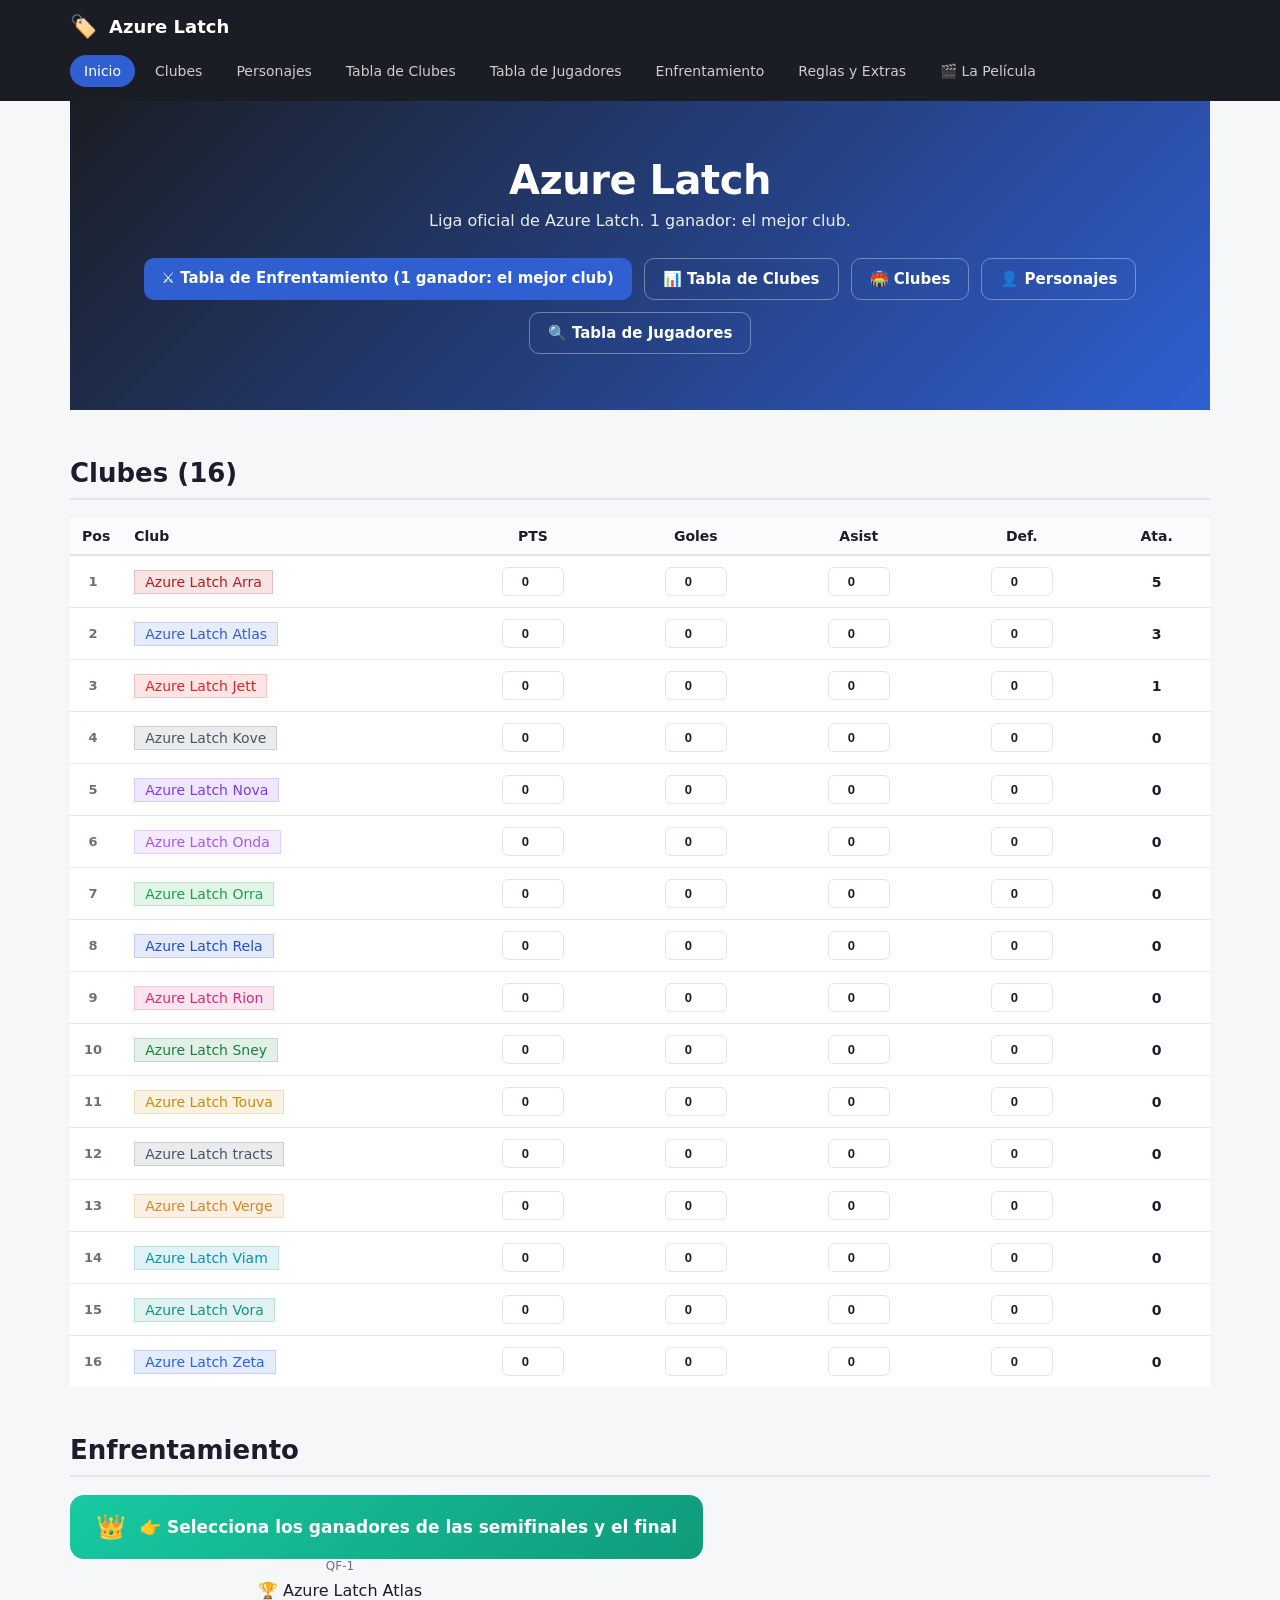
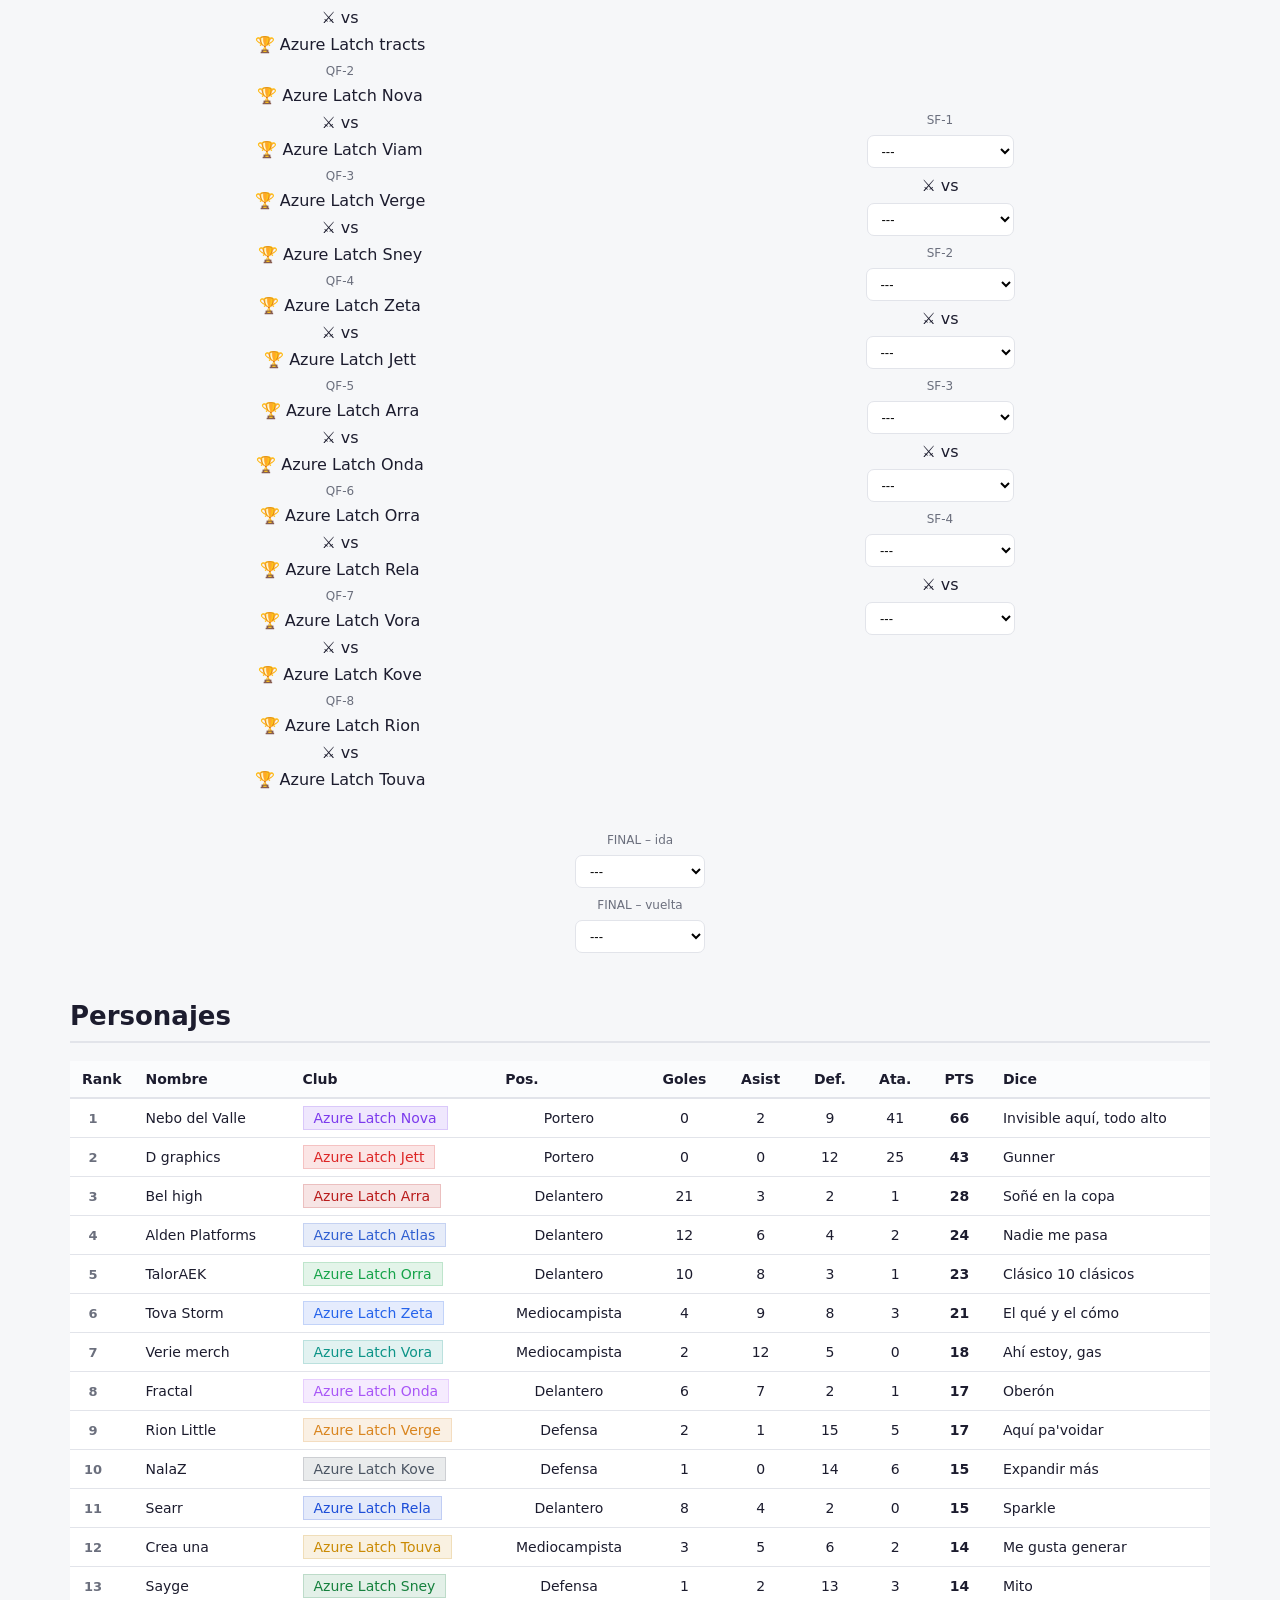
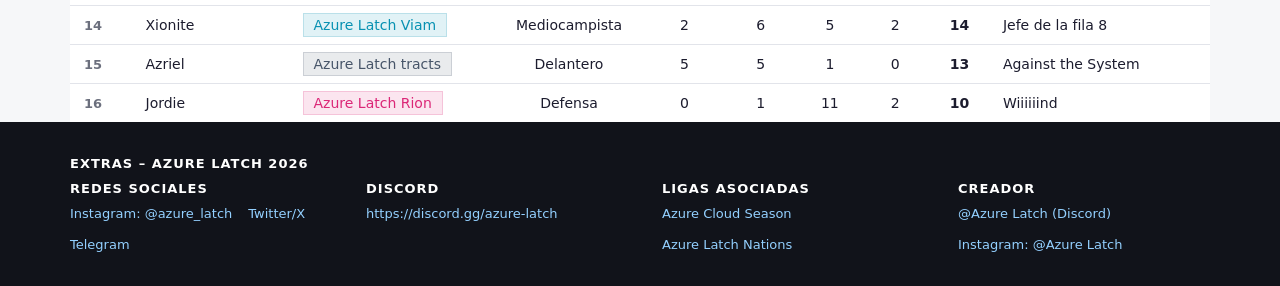
<file: index.html>
<!doctype html>
<html lang="es">
<head>
  <meta charset="utf-8">
  <meta name="viewport" content="width=device-width, initial-scale=1">
  <title>Inicio — Azure Latch</title>
  <link rel="stylesheet" href="css/style.css">
</head>
<body>
  <header class="site-header">
    <div class="wrap">
      <a class="brand" href="index.html"><span class="logo">🏷️</span>Azure Latch</a>
      <nav class="site-nav"></nav>
    </div>
  </header>

  <main class="wrap">
    <section class="hero"></section>

    <div id="clubs-grid"></div>

    <h2 class="section">Clubes (16)</h2>
    <div class="table-wrap">
      <table class="main-table">
        <thead>
          <tr>
            <th>Pos</th><th>Club</th><th class="numeric">PTS</th><th class="numeric">Goles</th>
            <th class="numeric">Asist</th><th class="numeric">Def.</th><th class="numeric">Ata.</th>
          </tr>
        </thead>
        <tbody id="standings-tbody"></tbody>
      </table>
    </div>

    <h2 class="section">Enfrentamiento</h2>
    <div class="champion" id="champion"></div>
    <div class="bracket-row">
      <div class="bracket-quarter"><h3>Cuartos de final (16)</h3><div id="qf-row"></div></div>
      <div class="bracket-semis"><h3>Semifinales</h3><div id="sf-row"></div></div>
    </div>
    <div class="bracket-final"><div id="final-row"></div></div>

    <h2 class="section">Personajes</h2>
    <div class="table-wrap">
      <table class="main-table">
        <thead><tr><th>Rank</th><th>Nombre</th><th>Club</th><th>Pos.</th><th class="numeric">Goles</th><th class="numeric">Asist</th><th class="numeric">Def.</th><th class="numeric">Ata.</th><th class="numeric">PTS</th><th>Dice</th></tr></thead>
        <tbody id="players-tbody"></tbody>
      </table>
    </div>
  </main>

  <footer class="extras"></footer>

  <script src="js/data.js"></script>
  <script src="js/points.js"></script>
  <script src="js/nav.js"></script>
  <script src="js/standings.js"></script>
  <script src="js/players.js"></script>
  <script src="js/bracket.js"></script>
</body>
</html>
</file>
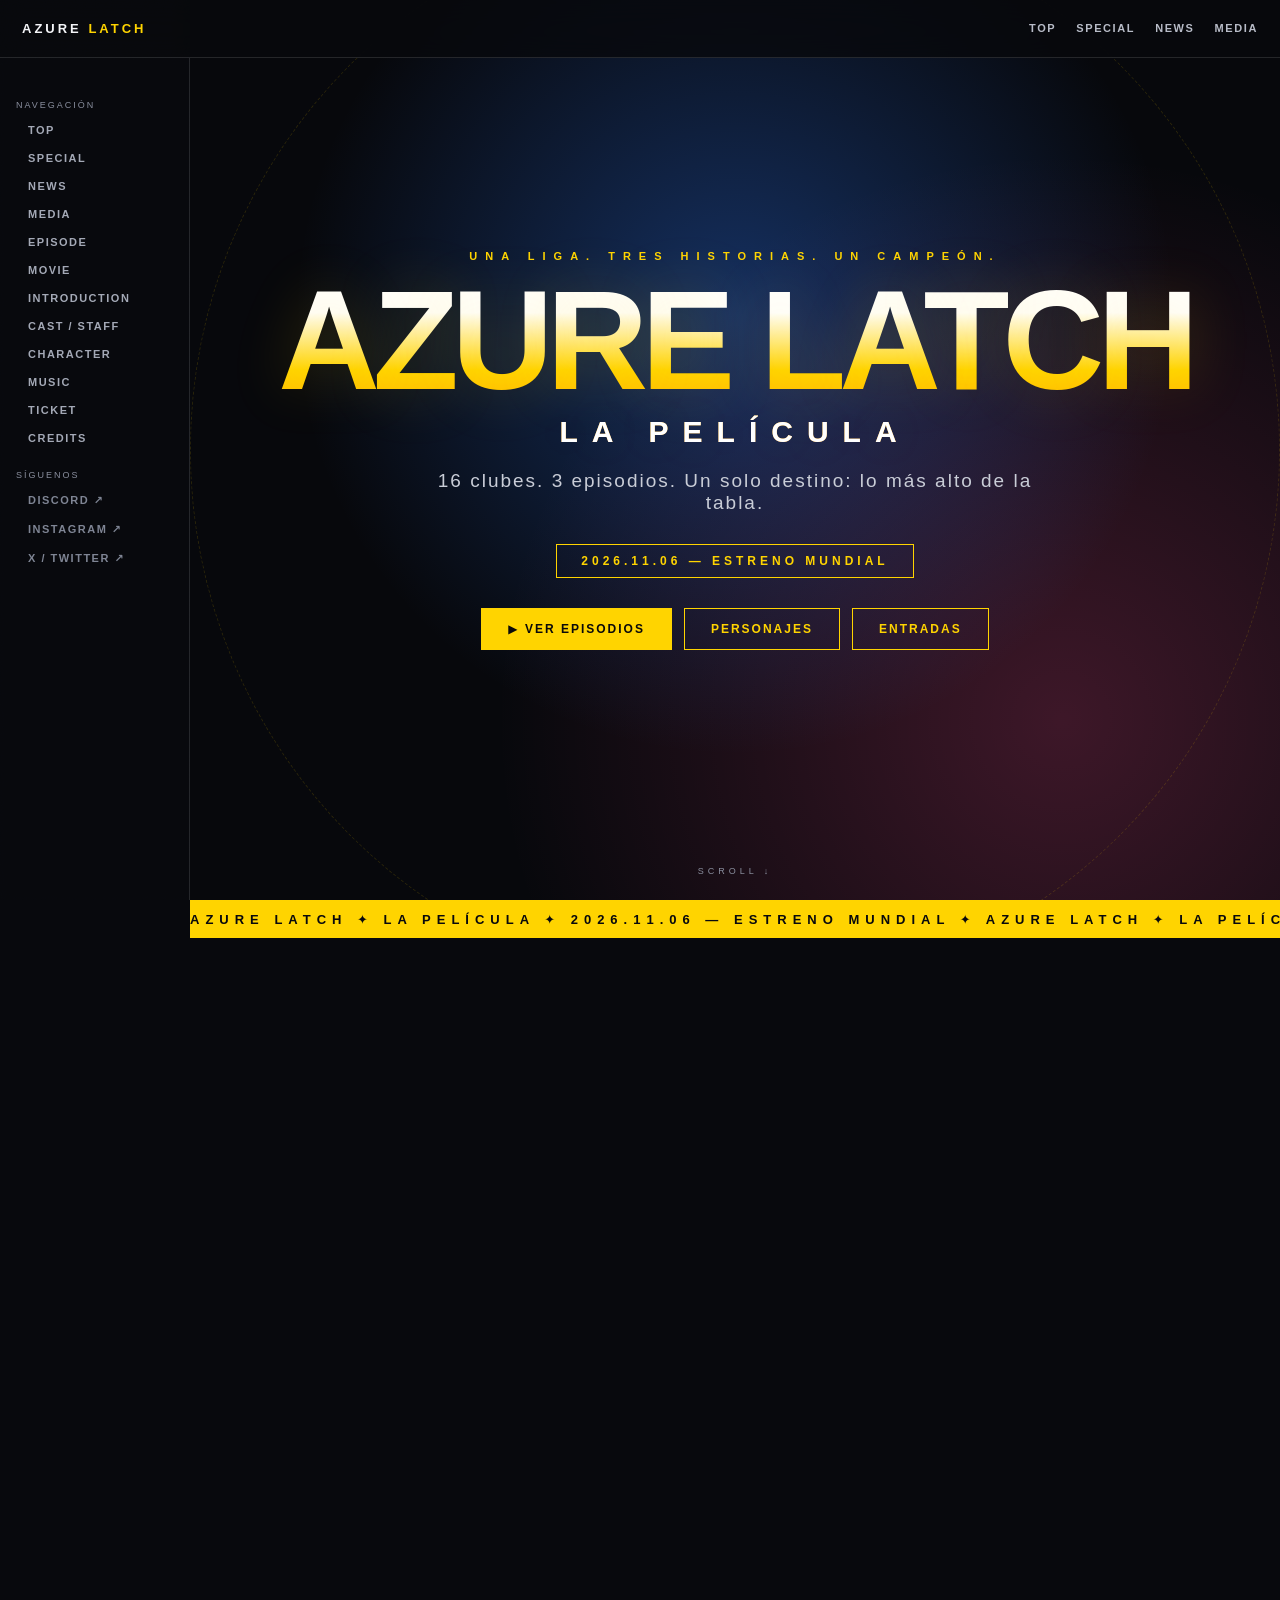
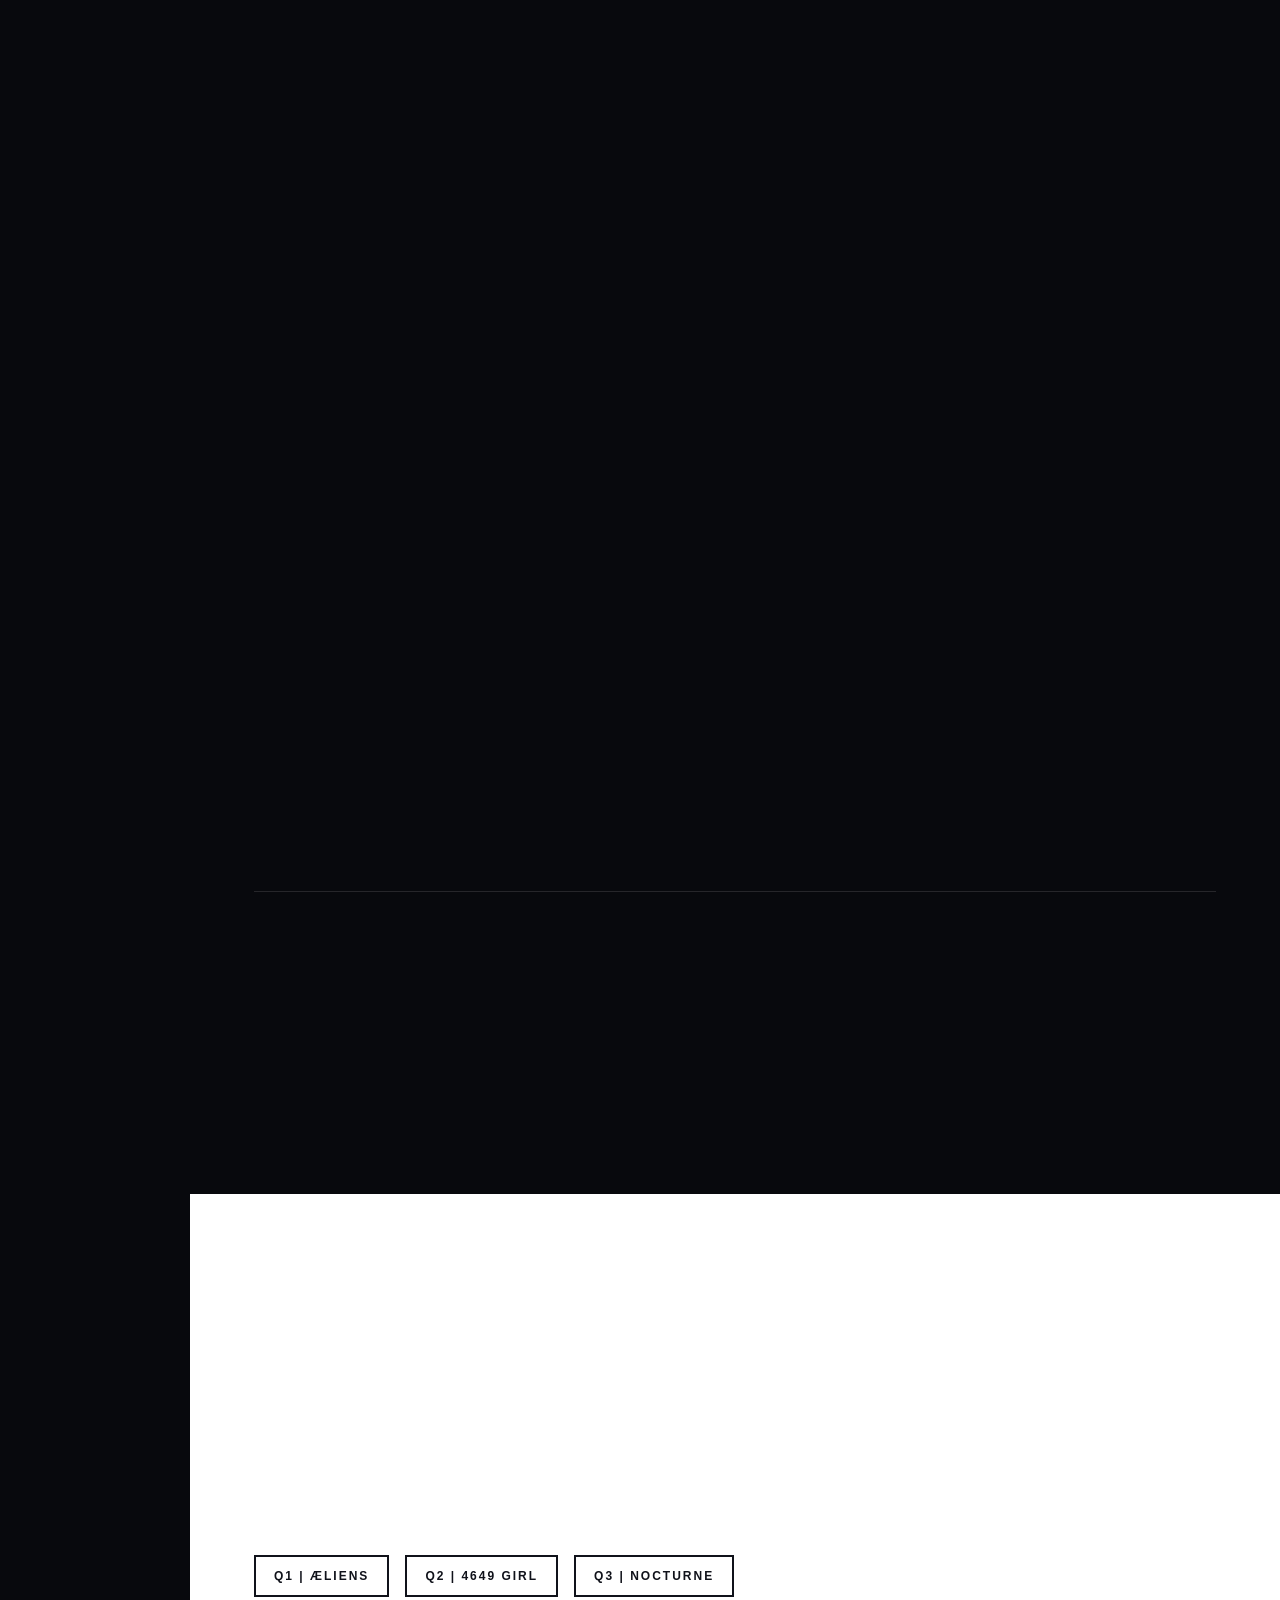
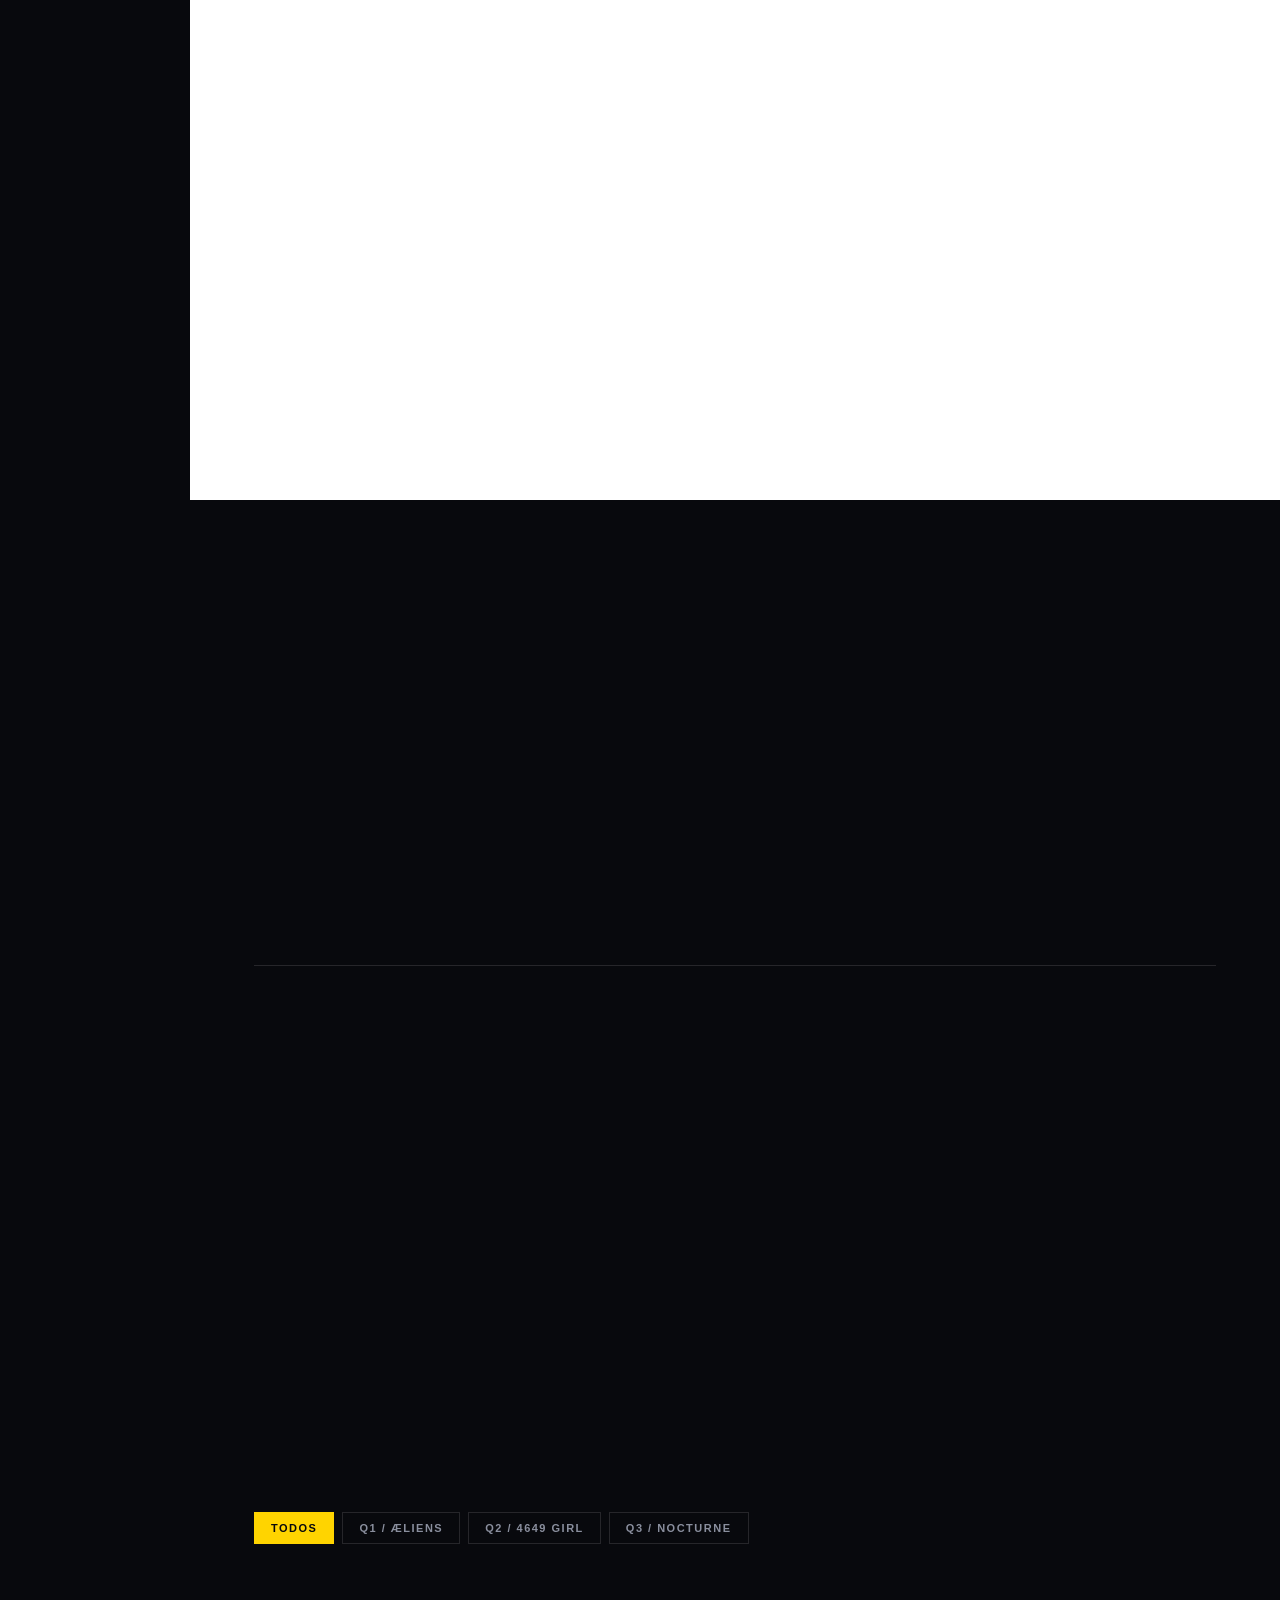
<file: movie/index.html>
<!doctype html>
<html lang="es">
<head>
  <meta charset="utf-8">
  <meta name="viewport" content="width=device-width, initial-scale=1">
  <title>Azure Latch — La Película</title>
  <meta name="description" content="Azure Latch: 16 clubes, 3 episodios, un solo campeón. Sitio oficial estilo película.">
  <link rel="stylesheet" href="css/movie.css">
</head>
<body>
  <!-- ══ Header ══ -->
  <header class="top-header">
    <button class="menu-toggle" id="menu-toggle" aria-label="Abrir menú">☰</button>
    <a class="mini-logo" href="#top"><span>AZURE</span> LATCH</a>
    <nav class="top-links" id="top-links"></nav>
  </header>

  <!-- ══ Nav lateral ══ -->
  <aside class="side-nav" id="side-nav"></aside>

  <!-- ══ Contenido ══ -->
  <div class="content">
    <!-- HERO -->
    <section class="hero" id="top">
      <div class="hero-inner">
        <div class="hero-kicker" id="hero-kicker"></div>
        <h1 class="hero-logo" id="hero-logo"></h1>
        <p class="hero-tag" id="hero-tag"></p>
        <div class="hero-date" id="hero-date"></div>
        <div class="hero-cta">
          <a class="btn" href="#episode">▶ VER EPISODIOS</a>
          <a class="btn ghost" href="#character">PERSONAJES</a>
          <a class="btn ghost" href="#ticket">ENTRADAS</a>
        </div>
      </div>
      <div class="scroll-cue">SCROLL ↓</div>
    </section>

    <div class="marquee"><div id="marquee-text"></div></div>

    <!-- EPISODIOS -->
    <section id="episode">
      <div class="section-head reveal">
        <div class="num">01 / SPECIAL</div>
        <h2>EPISODE <em>GUIDE</em></h2>
        <p>Tres historias conectadas. Tocá cualquier tarjeta para leer la sinopsis completa.</p>
      </div>
      <div class="ep-grid" id="ep-grid"></div>
    </section>

    <!-- PELÍCULA / MEDIA -->
    <section id="movie">
      <div class="section-head reveal">
        <div class="num">02 / MEDIA</div>
        <h2>MOVIE <em>&amp; CLIPS</em></h2>
        <p>Tráileres, momentos de la liga y todo el material audiovisual.</p>
      </div>
      <div class="video-grid" id="video-grid"></div>
    </section>

    <!-- NOTICIAS -->
    <section id="news">
      <div class="section-head reveal">
        <div class="num">03 / NEWS</div>
        <h2>ÚLTIMAS <em>NOTICIAS</em></h2>
      </div>
      <div class="news-list" id="news-list"></div>
    </section>

    <!-- INTRODUCCIÓN -->
    <section class="intro" id="introduction">
      <div class="section-head reveal">
        <div class="num">04 / INTRODUCTION</div>
        <h2>QUÉ ES <em>AZURE LATCH</em></h2>
      </div>
      <p class="intro-lead reveal" id="intro-lead"></p>
      <div class="ep-logos" id="ep-logos"></div>
      <div class="intro-cols" id="intro-cols"></div>
      <div class="illustration reveal"><span>AZURE LATCH / 2026</span></div>
    </section>

    <!-- CAST / STAFF -->
    <section id="cast">
      <div class="section-head reveal">
        <div class="num">05 / CAST &amp; STAFF</div>
        <h2>QUIÉNES <em>ESTÁN</em></h2>
        <p>Los personajes que hacen vivir la liga y el equipo detrás de la película.</p>
      </div>
      <div class="cast-grid" id="cast-grid"></div>
      <div class="staff-table" id="staff-table"></div>
    </section>

    <!-- PERSONAJES -->
    <section id="character">
      <div class="section-head reveal">
        <div class="num">06 / CHARACTER</div>
        <h2>LOS <em>PERSONAJES</em></h2>
        <p>Filtrá por episodio y tocá un personaje para ver sus estadísticas.</p>
      </div>
      <div class="char-tabs" id="char-tabs"></div>
      <div class="char-grid" id="char-grid"></div>
    </section>

    <!-- MÚSICA -->
    <section id="music">
      <div class="section-head reveal">
        <div class="num">07 / MUSIC</div>
        <h2>BANDA <em>SONORA</em></h2>
        <p>Las canciones que acompañan cada episodio.</p>
      </div>
      <div class="song-list" id="song-list"></div>
    </section>

    <!-- ENTRADAS -->
    <section id="ticket">
      <div class="section-head reveal">
        <div class="num">08 / TICKET</div>
        <h2>ENTRADAS <em>2026</em></h2>
        <p>Elegí cómo querés vivir Azure Latch.</p>
      </div>
      <div class="ticket-grid" id="ticket-grid"></div>
    </section>

    <!-- CRÉDITOS -->
    <footer class="credits" id="credits">
      <div class="big" id="credits-big"></div>
      <div class="social-row" id="credits-social"></div>
      <p class="legal" id="credits-legal"></p>
      <a class="back" id="credits-back" href="../index.html"></a>
    </footer>
  </div>

  <!-- ══ Modal ══ -->
  <div class="modal" id="modal">
    <div class="modal-box" id="modal-box">
      <button class="modal-close" id="modal-close" aria-label="Cerrar">×</button>
      <div id="modal-content"></div>
    </div>
  </div>

  <script src="../js/data.js"></script>
  <script src="js/movie-data.js"></script>
  <script src="js/movie.js"></script>
</body>
</html>
</file>
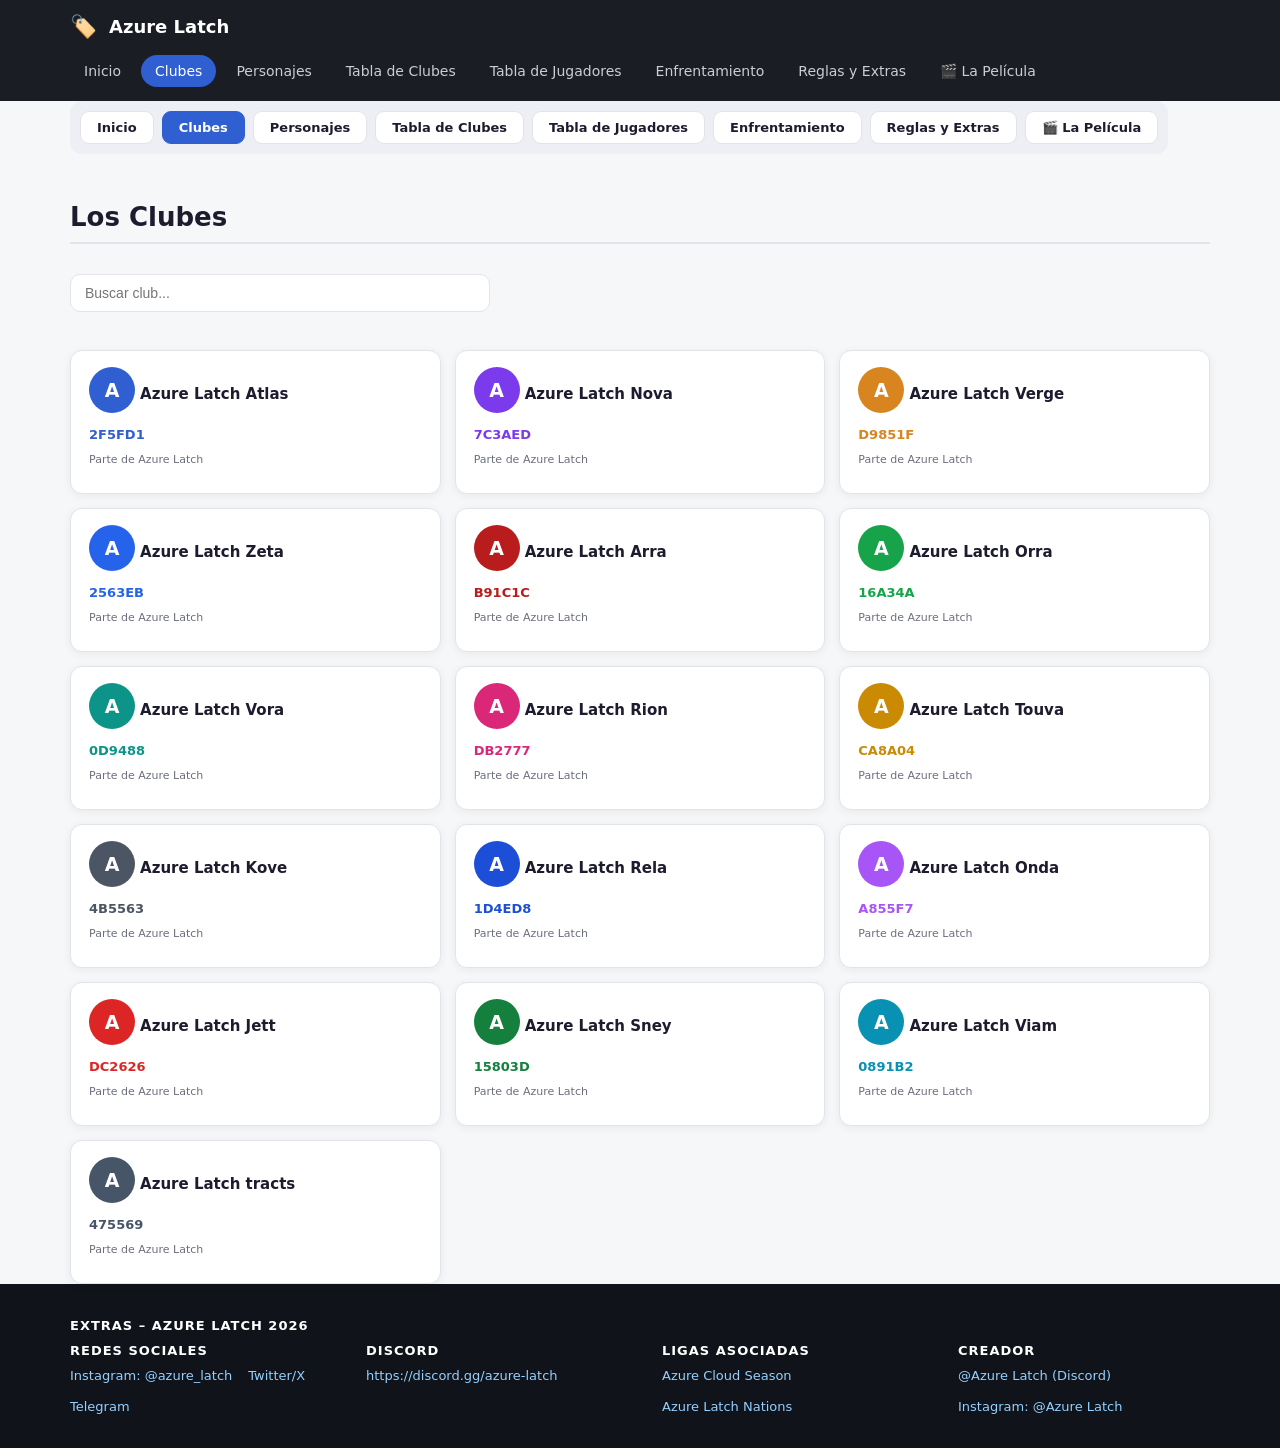
<file: clubes.html>
<!doctype html>
<html lang="es">
<head>
  <meta charset="utf-8">
  <meta name="viewport" content="width=device-width, initial-scale=1">
  <title>Clubes — Azure Latch</title>
  <link rel="stylesheet" href="css/style.css">
</head>
<body>
  <header class="site-header">
    <div class="wrap">
      <a class="brand" href="index.html"><span class="logo">🏷️</span>Azure Latch</a>
      <nav class="site-nav"></nav>
    </div>
  </header>

  <main class="wrap">
    <div class="nav-box"></div>
    <h2 class="section">Los Clubes</h2>
    <input class="search-box" id="clubs-search" placeholder="Buscar club...">
    <div class="cards" id="clubs-grid"></div>
  </main>

  <footer class="extras"></footer>

  <script src="js/data.js"></script>
  <script src="js/nav.js"></script>
  <script>
  (() => {
    const C = window.LigaData.clubs;
    const grid = document.getElementById("clubs-grid");
    const search = document.getElementById("clubs-search");

    function render() {
      const q = search.value.toLowerCase().trim();
      const items = q ? C.filter(c => c.name.toLowerCase().includes(q)) : C;
      grid.innerHTML = items.map(c => `
        <div class="card">
          <span class="photo" style="background:${c.color}">${c.name[0]}</span>
          <h3>${c.name}</h3>
          <p class="stat" style="color:${c.color};font-weight:700">${c.color.replace('#','').toUpperCase()}</p>
          <p class="chip">Parte de Azure Latch</p>
        </div>`).join("");
    }
    render();
    search.addEventListener("input", render);
  })();
  </script>
</body>
</html>
</file>
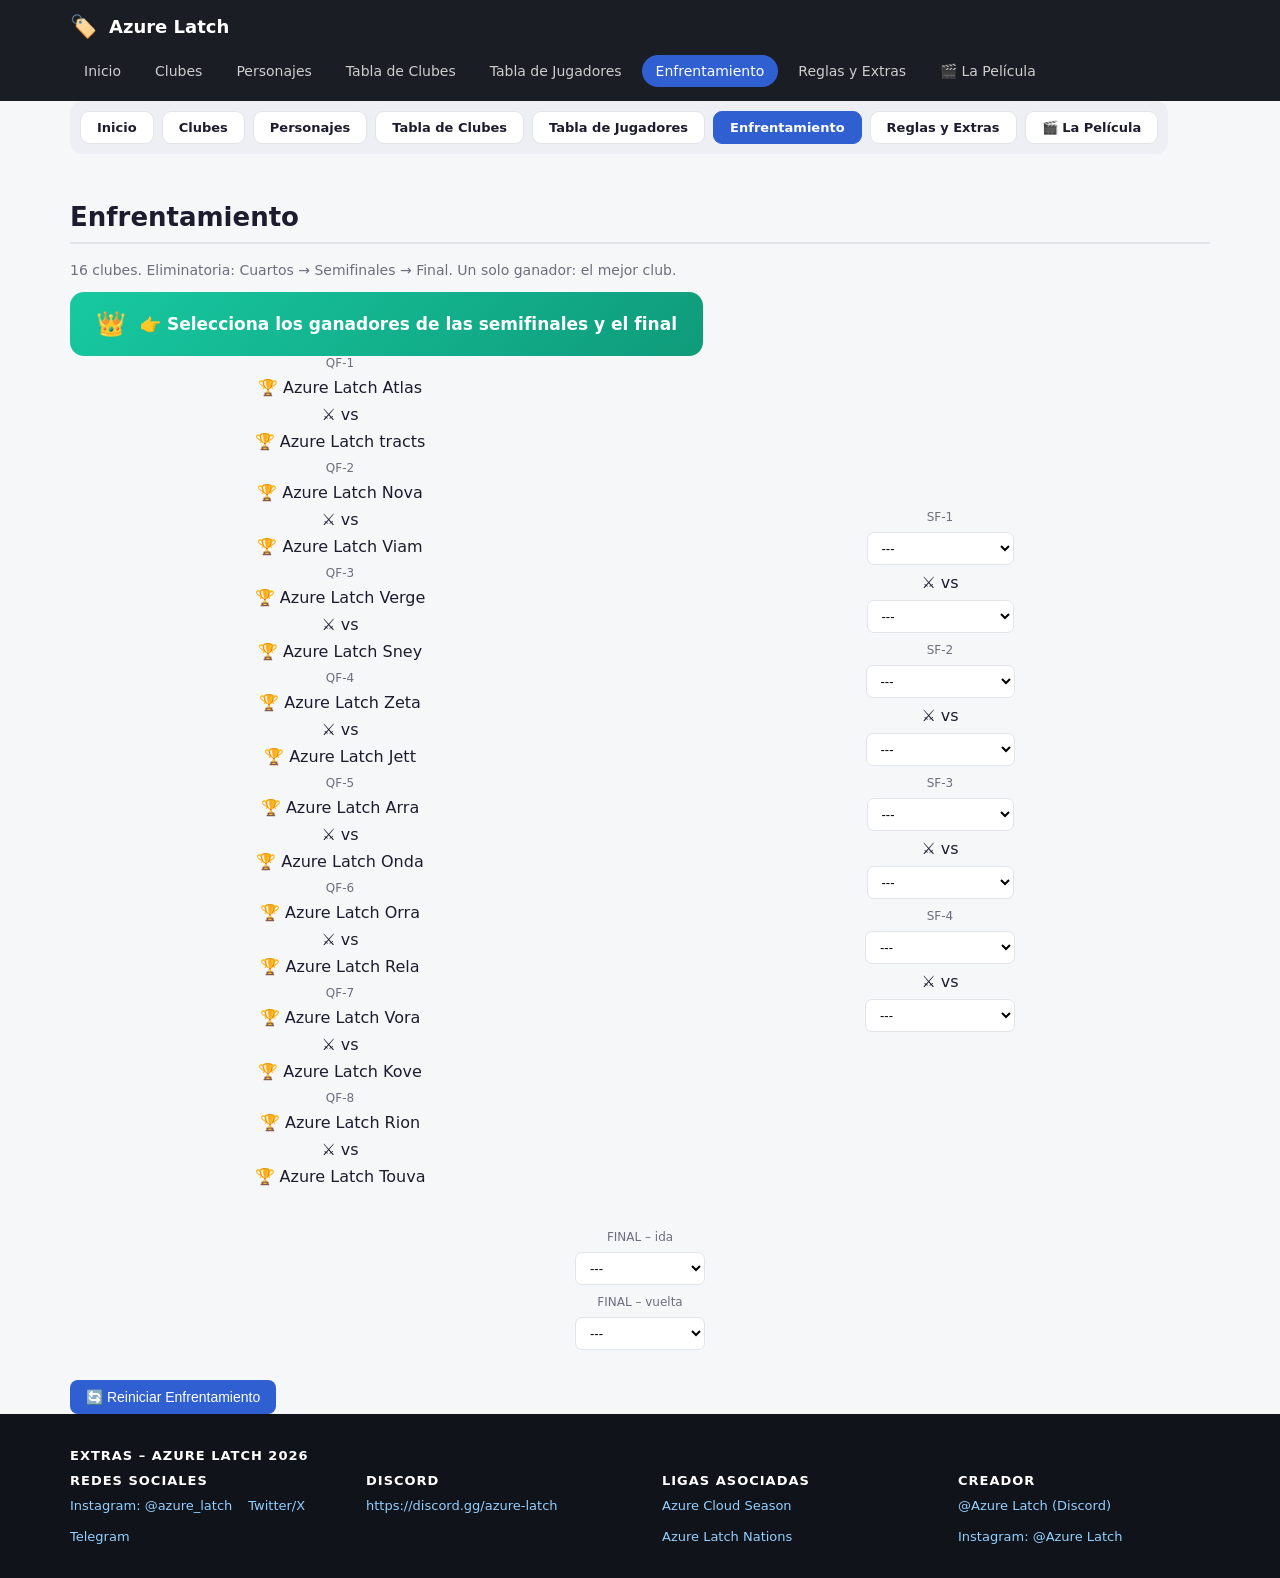
<file: enfrentamiento.html>
<!doctype html>
<html lang="es">
<head>
  <meta charset="utf-8">
  <meta name="viewport" content="width=device-width, initial-scale=1">
  <title>Enfrentamiento — Azure Latch</title>
  <link rel="stylesheet" href="css/style.css">
</head>
<body>
  <header class="site-header">
    <div class="wrap">
      <a class="brand" href="index.html"><span class="logo">🏷️</span>Azure Latch</a>
      <nav class="site-nav"></nav>
    </div>
  </header>

  <main class="wrap">
    <div class="nav-box"></div>
    <h2 class="section">Enfrentamiento</h2>
    <p style="color:var(--muted);font-size:14px">
      16 clubes. Eliminatoria: Cuartos → Semifinales → Final. Un solo ganador: el mejor club.
    </p>

    <div class="champion" id="champion">👑 Selecciona los ganadores de las semifinales y el final</div>

    <div class="bracket-row">
      <div class="bracket-quarter">
        <h3>Cuartos de final (16)</h3>
        <div id="qf-row"></div>
      </div>
      <div class="bracket-semis">
        <h3>Semifinales (4)</h3>
        <div id="sf-row"></div>
      </div>
    </div>
    <div class="bracket-final"><div id="final-row"></div></div>

    <div class="recalc">
      <button class="reinit-btn" id="reinit">🔄 Reiniciar Enfrentamiento</button>
    </div>
  </main>

  <footer class="extras"></footer>

  <script src="js/data.js"></script>
  <script src="js/nav.js"></script>
  <script src="js/bracket.js"></script>
</body>
</html>
</file>
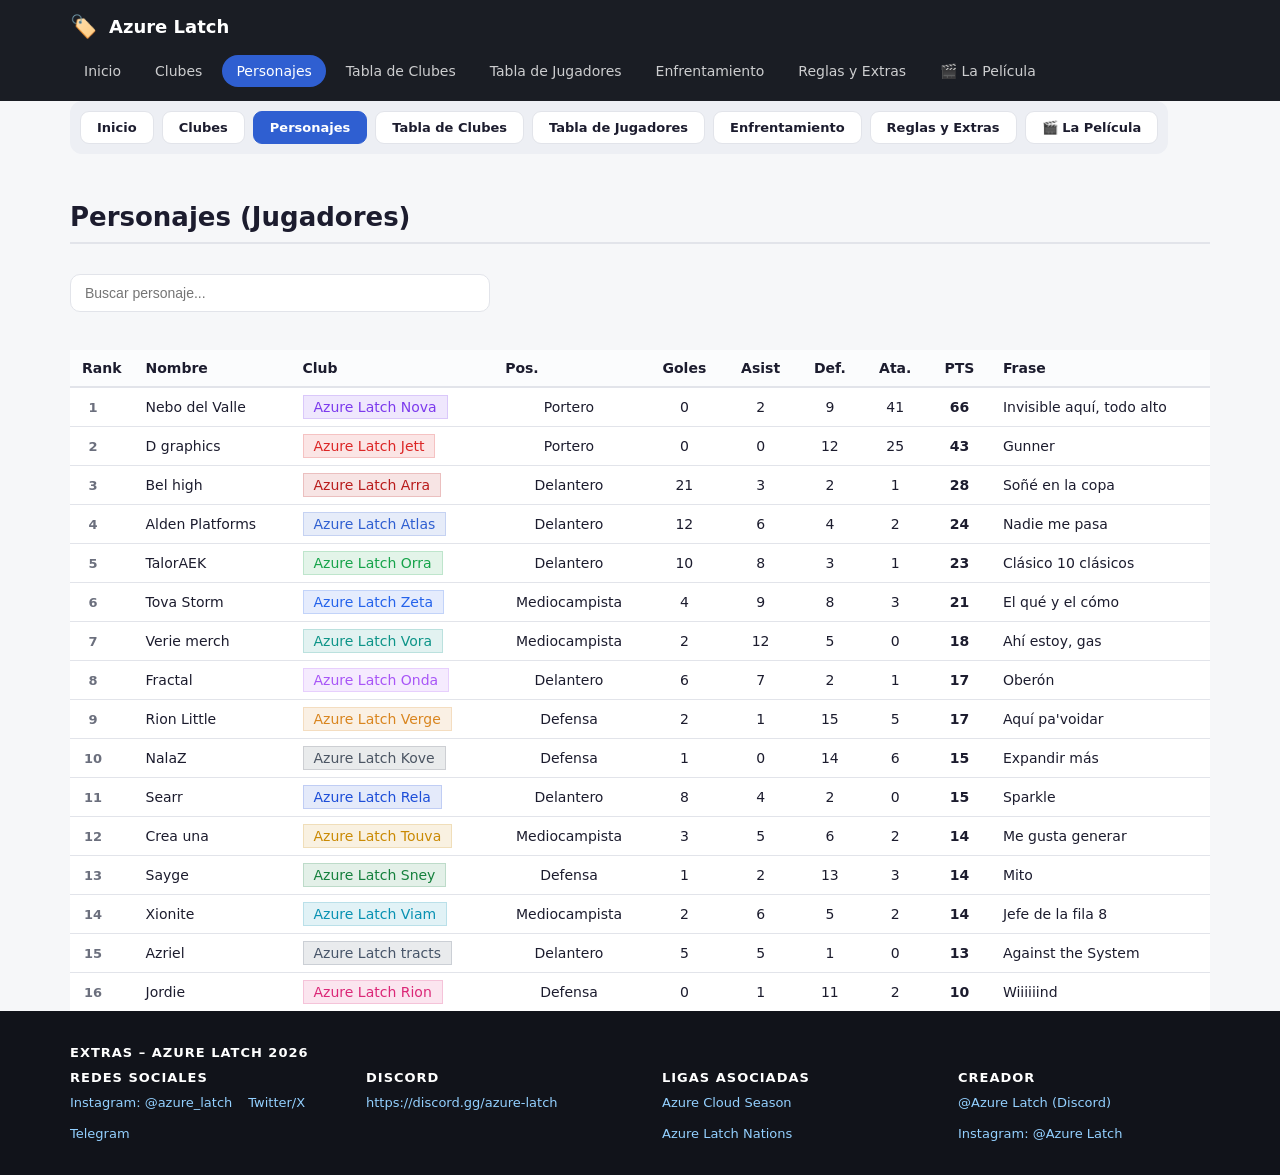
<file: personajes.html>
<!doctype html>
<html lang="es">
<head>
  <meta charset="utf-8">
  <meta name="viewport" content="width=device-width, initial-scale=1">
  <title>Personajes — Azure Latch</title>
  <link rel="stylesheet" href="css/style.css">
</head>
<body>
  <header class="site-header">
    <div class="wrap">
      <a class="brand" href="index.html"><span class="logo">🏷️</span>Azure Latch</a>
      <nav class="site-nav"></nav>
    </div>
  </header>

  <main class="wrap">
    <div class="nav-box"></div>
    <h2 class="section">Personajes (Jugadores)</h2>
    <input class="search-box" id="players-search" placeholder="Buscar personaje...">
    <div class="table-wrap">
      <table class="main-table">
        <thead>
          <tr>
            <th>Rank</th><th>Nombre</th><th>Club</th><th>Pos.</th>
            <th class="numeric">Goles</th><th class="numeric">Asist</th><th class="numeric">Def.</th>
            <th class="numeric">Ata.</th><th class="numeric">PTS</th><th>Frase</th>
          </tr>
        </thead>
        <tbody id="players-tbody"></tbody>
      </table>
    </div>
  </main>

  <footer class="extras"></footer>

  <script src="js/data.js"></script>
  <script src="js/points.js"></script>
  <script src="js/nav.js"></script>
  <script src="js/players.js"></script>
</body>
</html>
</file>
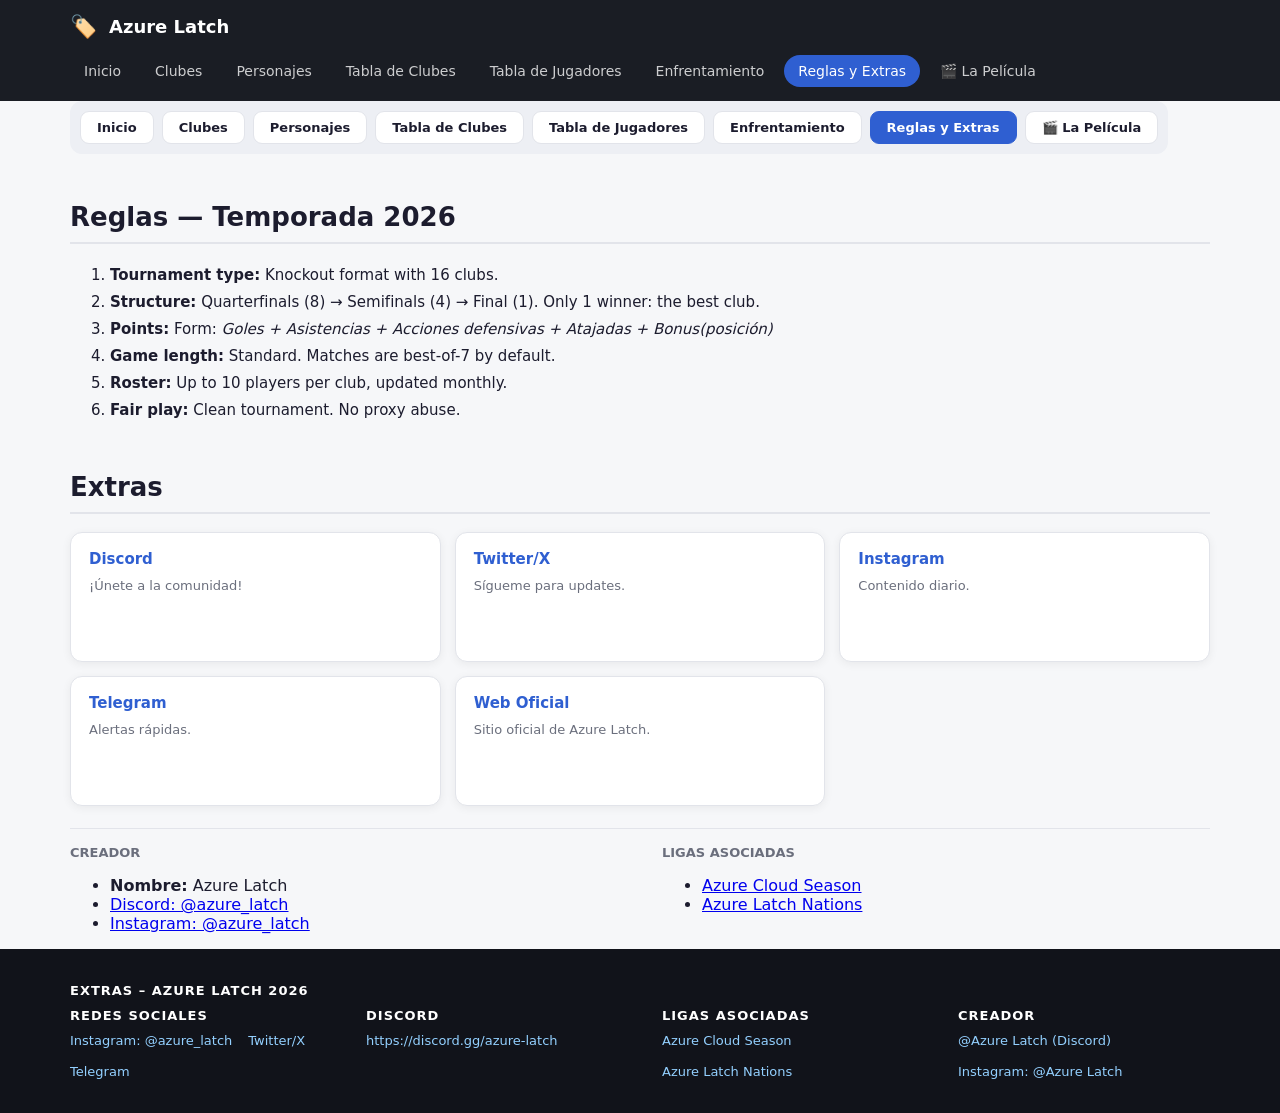
<file: reglas.html>
<!doctype html>
<html lang="es">
<head>
  <meta charset="utf-8">
  <meta name="viewport" content="width=device-width, initial-scale=1">
  <title>Reglas y Extras — Azure Latch</title>
  <link rel="stylesheet" href="css/style.css">
</head>
<body>
  <header class="site-header">
    <div class="wrap">
      <a class="brand" href="index.html"><span class="logo">🏷️</span>Azure Latch</a>
      <nav class="site-nav"></nav>
    </div>
  </header>

  <main class="wrap">
    <div class="nav-box"></div>
    <h2 class="section">Reglas — Temporada 2026</h2>
    <ol style="color:var(--text);font-size:15px;line-height:1.8">
      <li><strong>Tournament type:</strong> Knockout format with 16 clubs.</li>
      <li><strong>Structure:</strong> Quarterfinals (8) → Semifinals (4) → Final (1). Only 1 winner: the best club.</li>
      <li><strong>Points:</strong> Form: <em>Goles + Asistencias + Acciones defensivas + Atajadas + Bonus(posición)</em></li>
      <li><strong>Game length:</strong> Standard. Matches are best-of-7 by default.</li>
      <li><strong>Roster:</strong> Up to 10 players per club, updated monthly.</li>
      <li><strong>Fair play:</strong> Clean tournament. No proxy abuse.</li>
    </ol>

    <h2 class="section" style="margin-top:48px">Extras</h2>
    <div class="cards" id="extras-cards"></div>

    <div class="inline-extras" id="extra-info"></div>
  </main>

  <footer class="extras"></footer>

  <script src="js/data.js"></script>
  <script src="js/nav.js"></script>
  <script>
  (() => {
    const d = window.LigaData;
    const cards = document.getElementById("extras-cards");
    const info = document.getElementById("extra-info");

    // ── Cards de links y extras ──
    cards.innerHTML = [
      { title: "Discord", link: d.info.links.discord, desc: "¡Únete a la comunidad!" },
      { title: "Twitter/X", link: d.info.links.twitter, desc: "Sígueme para updates." },
      { title: "Instagram", link: d.info.links.instagram, desc: "Contenido diario." },
      { title: "Telegram", link: d.info.links.telegram, desc: "Alertas rápidas." },
      { title: "Web Oficial", link: d.info.links.web, desc: "Sitio oficial de Azure Latch." }
    ].map(c => `
      <div class="card">
        <h3 style="color:var(--primary);margin-top:0">${c.title}</h3>
        <p class="stat">${c.desc}</p>
        <a class="btn ghost" href="${c.link}" target="_blank" style="margin-top:10px">Visitar →</a>
      </div>`).join("");

    // ── Info al dar (creador, ligas asociadas) ──
    info.innerHTML = `
      <div class="cols" style="border-top:1px solid var(--border);padding-top:16px;display:flex;flex-wrap:wrap;gap:44px;">
        <div class="extras-col">
          <h4>Creador</h4>
          <ul><li><b>Nombre:</b> ${d.info.creator.name}</li>
              <li><a href="https://discord.gg/${d.info.creator.discord}" target="_blank">Discord: @${d.info.creator.discord}</a></li>
              <li><a href="${d.info.creator.instagram}" target="_blank">Instagram: @${d.info.creator.instagram}</a></li></ul>
        </div>
        <div class="extras-col">
          <h4>Ligas asociadas</h4>
          <ul>${d.info.associated.map(a => `<li><a href="${a.url}" target="_blank">${a.name}</a></li>`).join("")}</ul>
        </div>
      </div>`;
  })();
  </script>
</body>
</html>
</file>
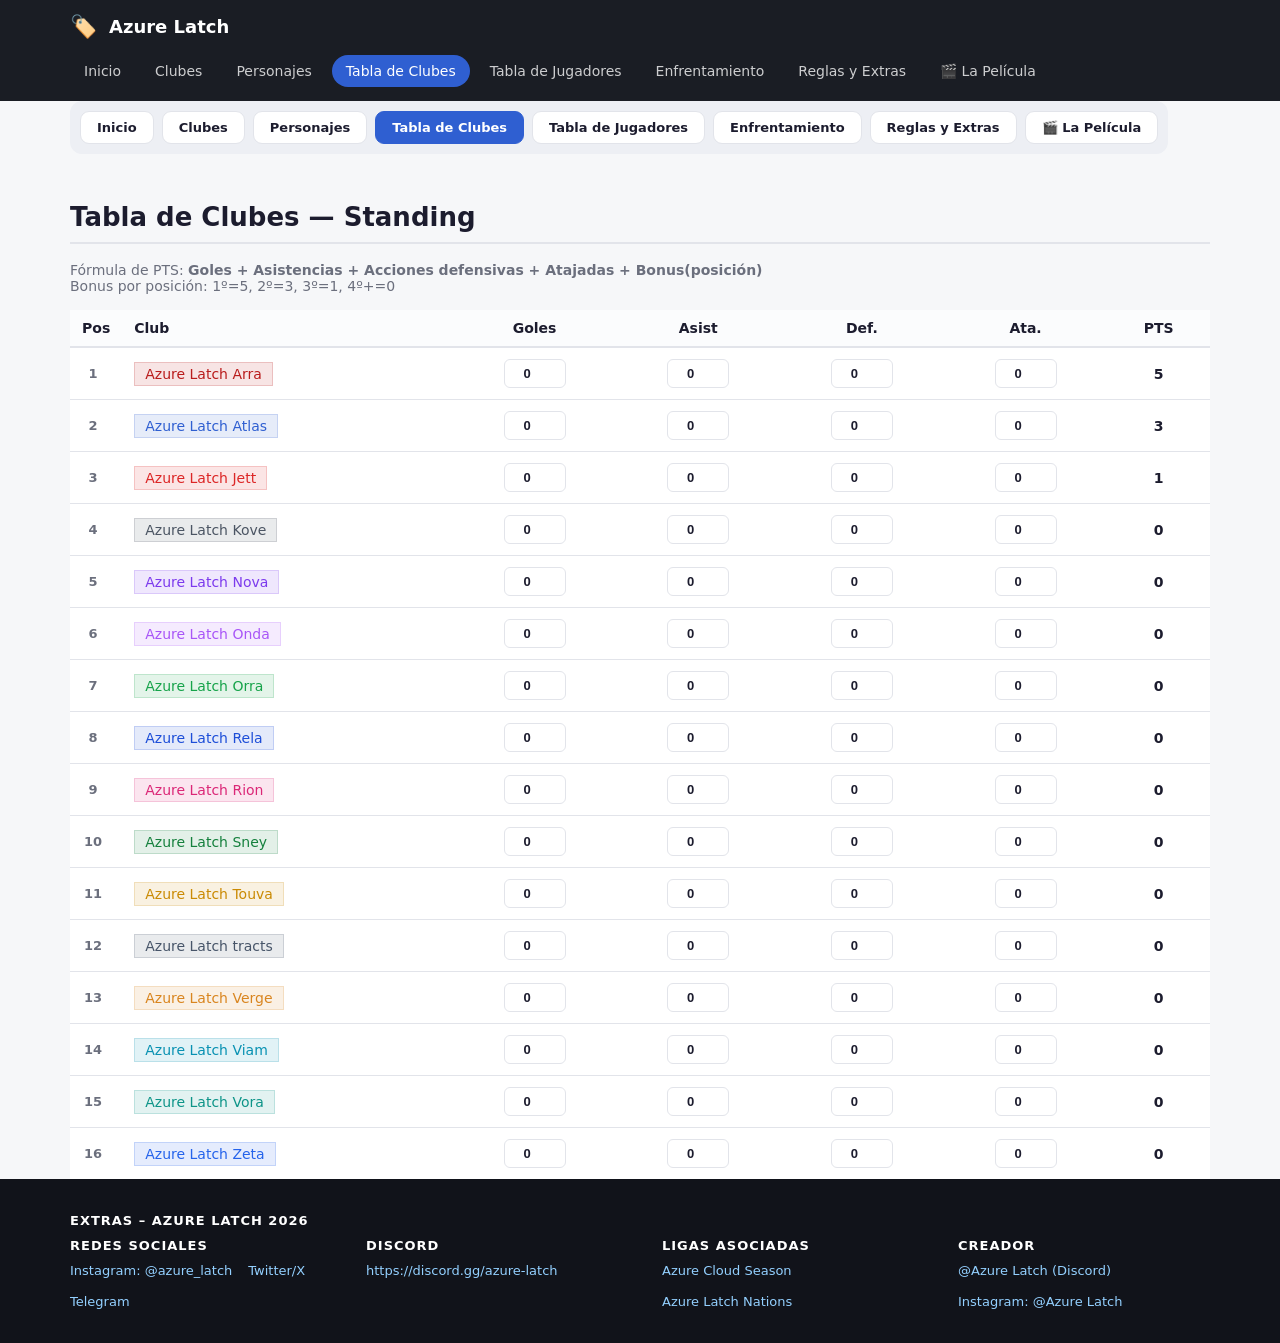
<file: tabla-clubes.html>
<!doctype html>
<html lang="es">
<head>
  <meta charset="utf-8">
  <meta name="viewport" content="width=device-width, initial-scale=1">
  <title>Tabla de Clubes — Azure Latch</title>
  <link rel="stylesheet" href="css/style.css">
</head>
<body>
  <header class="site-header">
    <div class="wrap">
      <a class="brand" href="index.html"><span class="logo">🏷️</span>Azure Latch</a>
      <nav class="site-nav"></nav>
    </div>
  </header>

  <main class="wrap">
    <div class="nav-box"></div>
    <h2 class="section">Tabla de Clubes — Standing</h2>
    <p style="color:var(--muted);font-size:14px">
      Fórmula de PTS: <b>Goles + Asistencias + Acciones defensivas + Atajadas + Bonus(posición)</b><br>
      Bonus por posición: 1º=5, 2º=3, 3º=1, 4º+=0
    </p>
    <div class="table-wrap">
      <table class="main-table">
        <thead>
          <tr>
            <th>Pos</th><th>Club</th>
            <th class="numeric">Goles</th><th class="numeric">Asist</th>
            <th class="numeric">Def.</th><th class="numeric">Ata.</th><th class="numeric">PTS</th>
          </tr>
        </thead>
        <tbody id="standings-tbody"></tbody>
      </table>
    </div>
  </main>

  <footer class="extras"></footer>

  <script src="js/data.js"></script>
  <script src="js/points.js"></script>
  <script src="js/nav.js"></script>
  <script src="js/standings.js"></script>
</body>
</html>
</file>
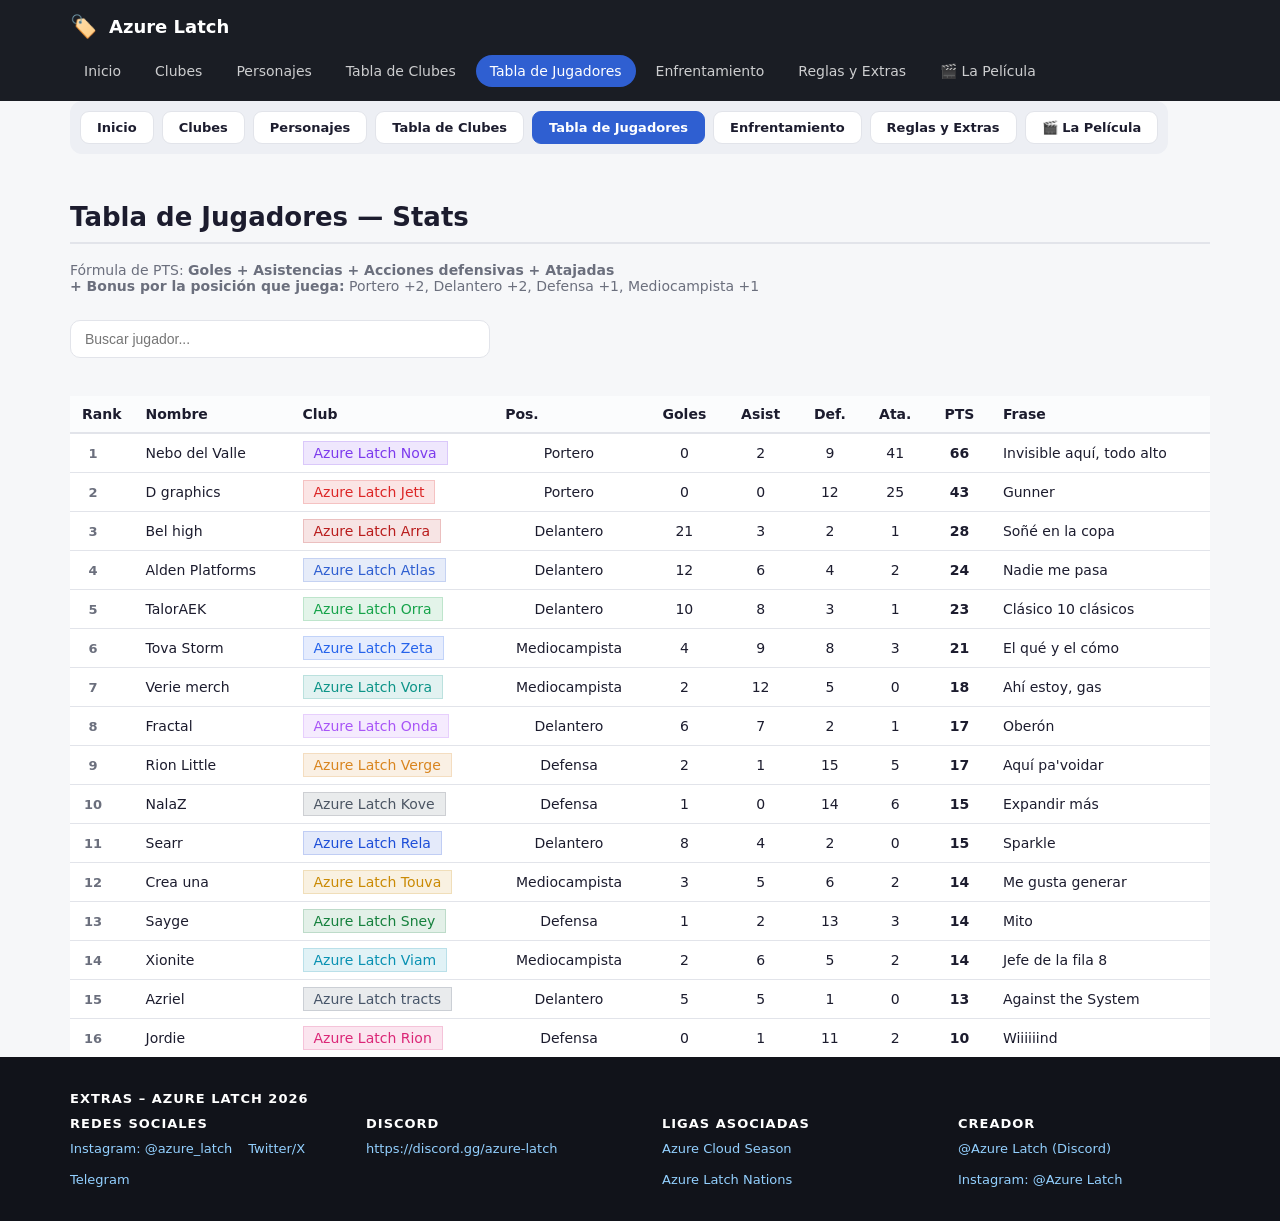
<file: tabla-jugadores.html>
<!doctype html>
<html lang="es">
<head>
  <meta charset="utf-8">
  <meta name="viewport" content="width=device-width, initial-scale=1">
  <title>Tabla de Jugadores — Azure Latch</title>
  <link rel="stylesheet" href="css/style.css">
</head>
<body>
  <header class="site-header">
    <div class="wrap">
      <a class="brand" href="index.html"><span class="logo">🏷️</span>Azure Latch</a>
      <nav class="site-nav"></nav>
    </div>
  </header>

  <main class="wrap">
    <div class="nav-box"></div>
    <h2 class="section">Tabla de Jugadores — Stats</h2>
    <p style="color:var(--muted);font-size:14px">
      Fórmula de PTS: <b>Goles + Asistencias + Acciones defensivas + Atajadas</b><br>
      <b>+ Bonus por la posición que juega:</b> Portero +2, Delantero +2, Defensa +1, Mediocampista +1
    </p>
    <input class="search-box" id="players-search" placeholder="Buscar jugador...">
    <div class="table-wrap">
      <table class="main-table">
        <thead>
          <tr>
            <th>Rank</th><th>Nombre</th><th>Club</th><th>Pos.</th>
            <th class="numeric">Goles</th><th class="numeric">Asist</th>
            <th class="numeric">Def.</th><th class="numeric">Ata.</th><th class="numeric">PTS</th>
            <th>Frase</th>
          </tr>
        </thead>
        <tbody id="players-tbody"></tbody>
      </table>
    </div>
  </main>

  <footer class="extras"></footer>

  <script src="js/data.js"></script>
  <script src="js/points.js"></script>
  <script src="js/nav.js"></script>
  <script src="js/players.js"></script>
</body>
</html>
</file>
<file: css/style.css>
/* ═══════════════════════════════════════════
   AZURE LATCH — sitio de la liga
   Estilo: limpio, cards + tablas dinámicas
   ═══════════════════════════════════════════ */

* { box-sizing: border-box; }

:root {
  --bg: #f6f7f9;
  --card: #ffffff;
  --text: #1c1c2e;
  --muted: #6b6f7d;
  --border: #e2e4ea;
  --primary: #2f5fd1;
  --accent: #17c9a1;
  --shadow: 0 2px 10px rgba(0, 0, 0, 0.06);
  --table-header: #fbfcfd;
}

body {
  margin: 0;
  font-family: system-ui, -apple-system, BlinkMacSystemFont, "Segoe UI", sans-serif;
  background: var(--bg);
  color: var(--text);
}

.wrap { max-width: 1180px; margin: 0 auto; padding: 0 20px; }

/* ── Header de la página ─────────────────── */
.site-header {
  background: #1a1d24;
  color: #fff;
}
.site-header .wrap { padding: 14px 20px; display: flex; flex-wrap: wrap; align-items: center; justify-content: space-between; gap: 16px; }
.brand { display: flex; align-items: center; gap: 12px; color: #fff; font-size: 18px; font-weight: 700; text-decoration: none; }
.brand .logo { font-size: 22px; }
.site-nav { display: flex; flex-wrap: wrap; gap: 6px; }
.site-nav a {
  color: rgba(255,255,255,.78);
  padding: 8px 14px;
  border-radius: 999px;
  font-size: 14px;
  text-decoration: none;
  transition: background .15s, color .15s;
}
.site-nav a:hover { background: rgba(255,255,255,.14); color: #fff; }
.site-nav a.active { background: var(--primary); color: #fff; }

/* ── Hero ────────────────────────────────── */
.hero {
  background: linear-gradient(135deg, #1a1d24, var(--primary));
  color: #fff;
  padding: 56px 0;
  text-align: center;
}
.hero .brand-main { font-size: 40px; font-weight: 800; letter-spacing: -.5px; }
.hero p { margin: 8px 0 28px; opacity: .9; font-size: 16px; }
.hero .cta { display: flex; flex-wrap: wrap; justify-content: center; gap: 12px; }
.btn {
  display: inline-block;
  background: var(--primary);
  color: #fff;
  padding: 11px 18px;
  border-radius: 10px;
  font-size: 15px;
  font-weight: 600;
  text-decoration: none;
  transition: filter .15s, box-shadow .15s;
}
.btn:hover { filter: brightness(1.08); box-shadow: 0 6px 16px rgba(47,95,209,.25); }
.btn.ghost { background: transparent; color: #fff; border: 1px solid rgba(255,255,255,.35); }
.btn.ghost:hover { background: rgba(255,255,255,.1); }

/* ── Main ────────────────────────────────── */
main { padding: 36px 0 70px; }
h2.section {
  font-size: 26px;
  margin: 48px 0 18px;
  padding-bottom: 10px;
  border-bottom: 2px solid var(--border);
}
h2.section:first-child { margin-top: 0; }

/* ── Cards (clubes / personajes) ─────────── */
.cards { display: grid; grid-template-columns: repeat(auto-fill, minmax(280px, 1fr)); gap: 14px; margin-top: 16px; }
.card {
  background: var(--card);
  border: 1px solid var(--border);
  border-radius: 12px;
  padding: 16px 18px;
  box-shadow: var(--shadow);
  transition: transform .14s, box-shadow .14s;
}
.card:hover { transform: translateY(-2px); box-shadow: 0 8px 22px rgba(0,0,0,.10); }
.card .photo {
  width: 46px; height: 46px; border-radius: 50%;
  display: inline-flex; align-items: center; justify-content: center;
  font-size: 19px; font-weight: 700; color: #fff; background: var(--accent);
  margin-bottom: 8px; vertical-align: middle;
}
.card h3 { font-size: 15px; margin: 0 0 4px; display: inline-flex; align-items: center; gap: 8px; }
.card .chip {
  font-size: 11px; color: var(--muted);
}
.card .stat { margin: 6px 0 0; font-size: 13px; color: var(--muted); }
.card .stats { display: flex; gap: 14px; margin-top: 8px; font-size: 13px; color: var(--muted); }

/* ── Tablas ──────────────────────────────── */
.table-wrap { overflow-x: auto; margin-top: 16px; }
table.main-table { width: 100%; border-collapse: collapse; font-size: 14px; background: var(--card); }
table.main-table thead th {
  text-align: left;
  padding: 10px 12px;
  background: var(--table-header);
  border-bottom: 2px solid var(--border);
  color: var(--text);
  font-weight: 600;
  white-space: nowrap;
}
table.main-table thead th.numeric { text-align: center; }
table.main-table tbody tr { border-bottom: 1px solid var(--border); }
table.main-table tbody tr:last-child { border-bottom: 0; }
table.main-table td { padding: 11px 12px; vertical-align: middle; }
table.main-table td.rank { font-size: 13px; color: var(--muted); width: 42px; }
table.main-table td.numeric { text-align: center; }
table.main-table tbody tr:hover { background: #f6f8fb; }
table.main-table input[type="number"] {
  width: 62px; padding: 6px 8px; text-align: center;
  border: 1px solid var(--border); border-radius: 6px; background: #fff; color: var(--text);
  font-size: 13px; font-weight: 600;
}
table.main-table input[type="number"]:focus { outline: 2px solid var(--primary); }

.recalc { margin-top: 16px; }
.rank-box { display: inline-flex; min-width: 22px; justify-content: center; font-weight: 700; }

/* ── Bracket ─────────────────────────────── */
.bracket-row {
  display: grid;
  grid-template-columns: 1fr 1fr;
  gap: 60px;
  margin-bottom: 34px;
  align-items: center;
}
.bracket-quarter, .bracket-final { text-align: center; }
.bracket-row h3 { font-size: 15px; margin: 0 0 12px; text-transform: uppercase; letter-spacing: .8px; color: var(--muted); }
.match {
  display: flex; flex-direction: column; gap: 8px; align-items: center;
  margin-bottom: 10px;
}
.match select {
  padding: 7px 10px; border: 1px solid var(--border); border-radius: 7px; background: #fff;
  font-size: 13px; min-width: 130px;
}
.match select option { padding: 4px 8px; }
.match .match-title { font-size: 12px; color: var(--muted); }
.final-match {
  border-top: 2px dashed var(--border);
  padding-top: 18px;
  margin-top: 8px;
}
.champion {
  background: linear-gradient(135deg, var(--accent), #0f9b7a);
  color: #fff; border-radius: 14px; padding: 18px 26px;
  display: inline-flex; align-items: center; gap: 14px; font-size: 17px; font-weight: 700;
}
.champion .medal { font-size: 24px; }
.reinit-btn {
  display: inline-block; margin-top: 14px;
  background: var(--primary); color: #fff; border: 0; padding: 9px 16px;
  border-radius: 8px; font-size: 14px; cursor: pointer;
}
.reinit-btn:hover { filter: brightness(1.1); }

/* ── Extras (footer azul oscuro) ─────────── */
footer.extras { background: #11131a; color: #d2d6e0; }
footer.extras .wrap { padding: 34px 20px; }
footer.extras h3 { color: #fff; font-size: 13px; text-transform: uppercase; letter-spacing: 1px; margin: 0 0 10px; }
footer.extras ul { list-style: none; margin: 0; padding: 0; display: flex; flex-wrap: wrap; gap: 16px; font-size: 13px; }
footer.extras a { color: #93d0ff; text-decoration: none; }
footer.extras a:hover { text-decoration: underline; }
footer.extras .cols { display: flex; flex-wrap: wrap; gap: 44px; }
.extras-col { flex: 1 1 240px; }

/* ── Extras inline (reglas) ──────────────── */
.inline-extras { margin-top: 22px; }
.inline-extras .cols { display: flex; flex-wrap: wrap; gap: 26px; border-top: 1px solid var(--border); padding-top: 16px; }
.inline-extras h4 { font-size: 13px; margin: 0 0 6px; color: var(--muted); text-transform: uppercase; }

/* ── Buscador (clubes) ───────────────────── */
.search-box {
  width: 100%; max-width: 420px; margin: 12px 0 22px; padding: 10px 14px;
  border: 1px solid var(--border); border-radius: 10px; background: #fff; font-size: 14px; color: var(--text);
}
.search-box:focus { outline: 2px solid var(--primary); }

/* ── Navegación de bootstrap ─────────────── */
.nav-box { background: #edeff4; border-radius: 12px; padding: 10px; display: inline-flex; flex-wrap: wrap; gap: 8px; }
.nav-box a {
  background: #fff; border: 1px solid var(--border); border-radius: 9px;
  padding: 8px 16px; color: var(--text); text-decoration: none; font-size: 13px; font-weight: 600;
}
.nav-box a.active { background: var(--primary); border-color: var(--primary); color: #fff; }
.nav-box a:hover:not(.active) { color: var(--primary); }

@media (max-width: 760px) {
  .hero .brand-main { font-size: 30px; }
  .bracket-row { grid-template-columns: 1fr; gap: 40px; }
}
</file>
<file: movie/css/movie.css>
/* ═══════════════════════════════════════════════════════════
   AZURE LATCH — SITE CINEMATOGRÁFICO
   Estilo: cartel de estreno / portal oficial de película
   ═══════════════════════════════════════════════════════════ */

:root {
  --bg: #08090d;
  --panel: #10121a;
  --panel-2: #161923;
  --line: rgba(255, 255, 255, .12);
  --text: #f4f5f8;
  --muted: #8a8f9e;
  --yellow: #ffd400;
  --azure: #2f7bff;
  --pink: #ff4d8d;
  --nav-w: 190px;
  --header-h: 58px;
}

* { box-sizing: border-box; }

html { scroll-behavior: smooth; }

body {
  margin: 0;
  background: var(--bg);
  color: var(--text);
  font-family: "Helvetica Neue", Arial, system-ui, sans-serif;
  overflow-x: hidden;
}

a { color: inherit; }

img { max-width: 100%; display: block; }

/* ── Textura de fondo ───────────────────────────────────── */
body::before {
  content: "";
  position: fixed;
  inset: 0;
  pointer-events: none;
  z-index: 0;
  opacity: .16;
  background-image: url("data:image/svg+xml,%3Csvg xmlns='http://www.w3.org/2000/svg' width='160' height='160'%3E%3Cfilter id='n'%3E%3CfeTurbulence type='fractalNoise' baseFrequency='.9' numOctaves='3'/%3E%3C/filter%3E%3Crect width='160' height='160' filter='url(%23n)' opacity='.35'/%3E%3C/svg%3E");
}

/* ── Header ─────────────────────────────────────────────── */
.top-header {
  position: fixed;
  top: 0; left: 0; right: 0;
  height: var(--header-h);
  display: flex;
  align-items: center;
  justify-content: space-between;
  padding: 0 22px;
  background: rgba(8, 9, 13, .82);
  backdrop-filter: blur(14px);
  border-bottom: 1px solid var(--line);
  z-index: 90;
}
.mini-logo {
  font-weight: 900;
  letter-spacing: 3px;
  font-size: 13px;
  text-decoration: none;
  color: var(--yellow);
}
.mini-logo span { color: var(--text); }

.top-links { display: flex; gap: 20px; }
.top-links a {
  font-size: 11px;
  font-weight: 800;
  letter-spacing: 1.6px;
  text-decoration: none;
  color: #b8bcc8;
  padding: 6px 0;
  border-bottom: 2px solid transparent;
  transition: color .2s, border-color .2s;
}
.top-links a:hover,
.top-links a.active { color: var(--yellow); border-color: var(--yellow); }

.menu-toggle {
  display: none;
  background: none;
  border: 0;
  color: var(--text);
  font-size: 22px;
  cursor: pointer;
}

/* ── Nav lateral ────────────────────────────────────────── */
.side-nav {
  position: fixed;
  top: var(--header-h);
  bottom: 0;
  left: 0;
  width: var(--nav-w);
  padding: 24px 16px;
  border-right: 1px solid var(--line);
  background: rgba(8, 9, 13, .72);
  backdrop-filter: blur(8px);
  overflow-y: auto;
  z-index: 80;
}
.side-nav .sec-title {
  font-size: 9px;
  letter-spacing: 2px;
  color: var(--muted);
  margin: 18px 0 6px;
  text-transform: uppercase;
}
.side-nav a {
  display: block;
  font-size: 11px;
  font-weight: 800;
  letter-spacing: 1.5px;
  text-decoration: none;
  color: #a4a9b6;
  padding: 8px 10px;
  border-left: 2px solid transparent;
  transition: .2s;
}
.side-nav a:hover,
.side-nav a.active {
  color: var(--yellow);
  border-left-color: var(--yellow);
  background: rgba(255, 212, 0, .07);
}
.side-nav .social a { color: #7f8594; }

.content { margin-left: var(--nav-w); position: relative; z-index: 1; }

/* ── Héroe ──────────────────────────────────────────────── */
.hero {
  min-height: 100vh;
  position: relative;
  display: grid;
  place-items: center;
  text-align: center;
  overflow: hidden;
  background:
    radial-gradient(circle at 50% 35%, rgba(47, 123, 255, .35), transparent 55%),
    radial-gradient(circle at 80% 80%, rgba(255, 77, 141, .22), transparent 50%),
    #07080c;
}
.hero::before {
  content: "";
  position: absolute;
  width: 140vmax;
  height: 140vmax;
  border: 1px solid rgba(255, 255, 255, .06);
  border-radius: 50%;
  animation: spin 60s linear infinite;
}
.hero::after {
  content: "";
  position: absolute;
  width: 85vmax;
  height: 85vmax;
  border: 1px dashed rgba(255, 212, 0, .14);
  border-radius: 50%;
  animation: spin 40s linear infinite reverse;
}
@keyframes spin { to { transform: rotate(360deg); } }

.hero-inner { position: relative; z-index: 2; padding: 40px 20px; }
.hero-kicker {
  font-size: 11px;
  letter-spacing: 8px;
  color: var(--yellow);
  font-weight: 800;
  margin-bottom: 18px;
}
.hero-logo {
  font-size: clamp(52px, 11vw, 170px);
  font-weight: 900;
  letter-spacing: -7px;
  line-height: .86;
  margin: 0;
  background: linear-gradient(180deg, #fff 20%, #ffd400 55%, #ff9a00 100%);
  -webkit-background-clip: text;
  background-clip: text;
  color: transparent;
  text-shadow: 0 0 60px rgba(255, 212, 0, .18);
}
.hero-logo small {
  display: block;
  font-size: clamp(13px, 2.4vw, 30px);
  letter-spacing: 14px;
  color: #fff;
  margin-top: 18px;
  -webkit-text-fill-color: #fff;
}
.hero-tag {
  margin: 26px auto 8px;
  max-width: 620px;
  font-size: clamp(14px, 1.6vw, 19px);
  color: #c9cdd7;
  letter-spacing: 2px;
}
.hero-date {
  display: inline-block;
  margin-top: 22px;
  padding: 9px 24px;
  border: 1px solid var(--yellow);
  color: var(--yellow);
  font-size: 12px;
  font-weight: 900;
  letter-spacing: 4px;
}
.hero-cta { margin-top: 30px; display: flex; gap: 12px; justify-content: center; flex-wrap: wrap; }
.btn {
  display: inline-block;
  padding: 13px 26px;
  font-size: 12px;
  font-weight: 900;
  letter-spacing: 2px;
  text-decoration: none;
  border: 1px solid var(--yellow);
  color: #0a0a0a;
  background: var(--yellow);
  transition: .2s;
}
.btn:hover { transform: translateY(-3px); box-shadow: 0 12px 30px rgba(255, 212, 0, .25); }
.btn.ghost { background: transparent; color: var(--yellow); }
.btn.ghost:hover { background: rgba(255, 212, 0, .1); }

.scroll-cue {
  position: absolute;
  bottom: 24px;
  left: 50%;
  transform: translateX(-50%);
  font-size: 9px;
  letter-spacing: 4px;
  color: var(--muted);
  z-index: 3;
}

/* ── Bloques genéricos ──────────────────────────────────── */
section { padding: 90px 5vw; scroll-margin-top: var(--header-h); }
.section-head { margin-bottom: 36px; }
.section-head .num {
  font-size: 11px;
  letter-spacing: 5px;
  color: var(--yellow);
  font-weight: 900;
}
.section-head h2 {
  font-size: clamp(34px, 5vw, 68px);
  font-weight: 900;
  letter-spacing: -2px;
  margin: 6px 0 0;
  text-transform: uppercase;
}
.section-head h2 em { color: var(--yellow); font-style: normal; }
.section-head p { color: var(--muted); max-width: 560px; font-size: 14px; line-height: 1.7; }

/* ── Frase en movimiento ────────────────────────────────── */
.marquee {
  overflow: hidden;
  background: var(--yellow);
  color: #08090d;
  padding: 10px 0;
  white-space: nowrap;
}
.marquee div {
  display: inline-block;
  font-size: 13px;
  font-weight: 900;
  letter-spacing: 6px;
  animation: marquee 24s linear infinite;
}
@keyframes marquee { to { transform: translateX(-50%); } }

/* ── Episodios ──────────────────────────────────────────── */
.ep-grid { display: grid; grid-template-columns: repeat(auto-fit, minmax(260px, 1fr)); gap: 18px; }
.ep-card {
  position: relative;
  cursor: pointer;
  border: 1px solid var(--line);
  background: var(--panel);
  overflow: hidden;
  transition: transform .25s, border-color .25s;
}
.ep-card:hover { transform: translateY(-6px); border-color: var(--yellow); }
.ep-art {
  aspect-ratio: 16 / 10;
  position: relative;
  display: grid;
  place-items: center;
  overflow: hidden;
}
.ep-art::after {
  content: attr(data-num);
  position: absolute;
  right: -12px;
  bottom: -30px;
  font-size: 130px;
  font-weight: 900;
  color: rgba(255, 255, 255, .07);
}
.ep-art .glyph {
  width: 74px; height: 74px;
  border: 2px solid rgba(255, 255, 255, .5);
  border-radius: 50%;
  display: grid; place-items: center;
  font-size: 30px;
  font-weight: 900;
  color: #fff;
  z-index: 2;
}
.ep-body { padding: 18px 20px 22px; }
.ep-body .ep-tag { font-size: 10px; letter-spacing: 3px; color: var(--yellow); font-weight: 900; }
.ep-body h3 { margin: 8px 0 6px; font-size: 19px; letter-spacing: -.3px; }
.ep-body p { margin: 0; font-size: 13px; color: var(--muted); line-height: 1.6; }
.ep-body .detail {
  display: inline-block;
  margin-top: 14px;
  font-size: 10px;
  font-weight: 900;
  letter-spacing: 2px;
  color: var(--yellow);
}
.ep-art.q1 { background: linear-gradient(135deg, #153a8a, #2f7bff 55%, #7fd3ff); }
.ep-art.q2 { background: linear-gradient(135deg, #4a0d3d, #ff4d8d 55%, #ffb36b); }
.ep-art.q3 { background: linear-gradient(135deg, #0c4038, #17c9a1 55%, #a8ffd8); }

/* ── Película / videos ──────────────────────────────────── */
.video-grid { display: grid; grid-template-columns: repeat(auto-fill, minmax(190px, 1fr)); gap: 12px; }
.video-card {
  position: relative;
  aspect-ratio: 16 / 9;
  border: 1px solid var(--line);
  background: linear-gradient(135deg, #1b1f2b, #0d1017);
  display: grid;
  place-items: center;
  cursor: pointer;
  overflow: hidden;
  text-decoration: none;
  transition: .2s;
}
.video-card:hover { border-color: var(--azure); transform: scale(1.02); }
.video-card .play {
  width: 44px; height: 44px;
  border-radius: 50%;
  border: 1px solid rgba(255,255,255,.5);
  display: grid; place-items: center;
  font-size: 15px;
  color: #fff;
}
.video-card .label {
  position: absolute;
  left: 10px; bottom: 8px;
  font-size: 10px;
  font-weight: 900;
  letter-spacing: 1px;
  color: #fff;
  text-shadow: 0 1px 8px #000;
}

/* ── Noticias ───────────────────────────────────────────── */
.news-list { border-top: 1px solid var(--line); }
.news-item {
  display: grid;
  grid-template-columns: 110px 1fr 90px;
  gap: 16px;
  align-items: center;
  padding: 18px 4px;
  border-bottom: 1px solid var(--line);
  text-decoration: none;
  transition: padding .2s, background .2s;
}
.news-item:hover { padding-left: 14px; background: rgba(255,255,255,.03); }
.news-item .date { font-size: 11px; color: var(--yellow); font-weight: 800; letter-spacing: 1px; }
.news-item .title { font-size: 14px; }
.news-item .more { text-align: right; font-size: 10px; letter-spacing: 2px; color: var(--muted); font-weight: 900; }

/* ── Intro ──────────────────────────────────────────────── */
.intro { background: #fff; color: #10121a; }
.intro .section-head h2 em { color: #2f7bff; }
.intro .section-head .num { color: #2f7bff; }
.intro .section-head p { color: #5a6070; }
.intro-lead {
  font-size: clamp(20px, 3vw, 38px);
  font-weight: 900;
  line-height: 1.35;
  letter-spacing: -1px;
  max-width: 980px;
}
.intro-lead b { color: #2f7bff; }
.intro-cols { display: grid; grid-template-columns: repeat(auto-fit, minmax(260px, 1fr)); gap: 30px; margin-top: 34px; }
.intro-cols p { color: #4a5060; font-size: 14px; line-height: 1.8; }
.ep-logos { display: flex; gap: 16px; flex-wrap: wrap; margin: 30px 0; }
.ep-logo {
  padding: 12px 18px;
  border: 2px solid #10121a;
  font-size: 12px;
  font-weight: 900;
  letter-spacing: 2px;
}
.illustration {
  margin-top: 30px;
  height: 220px;
  border-radius: 4px;
  background:
    linear-gradient(120deg, transparent 40%, rgba(255,255,255,.3) 41%, transparent 43%),
    radial-gradient(circle at 20% 70%, #2f7bff 0, transparent 40%),
    radial-gradient(circle at 80% 30%, #ff4d8d 0, transparent 45%),
    #0d1017;
  position: relative;
  overflow: hidden;
}
.illustration span {
  position: absolute;
  left: 24px; bottom: 18px;
  color: #fff;
  font-weight: 900;
  font-size: 12px;
  letter-spacing: 4px;
}

/* ── Cast / Staff ───────────────────────────────────────── */
.cast-grid { display: grid; grid-template-columns: repeat(auto-fill, minmax(180px, 1fr)); gap: 10px; }
.cast-card {
  border: 1px solid var(--line);
  background: var(--panel);
  padding: 18px;
  display: flex;
  gap: 12px;
  align-items: center;
}
.cast-avatar {
  width: 42px; height: 42px;
  flex: 0 0 42px;
  border-radius: 50%;
  display: grid; place-items: center;
  font-weight: 900;
  color: #08090d;
}
.cast-card strong { display: block; font-size: 13px; }
.cast-card small { font-size: 10px; color: var(--muted); letter-spacing: 1px; }
.staff-table { margin-top: 34px; border-top: 1px solid var(--line); }
.staff-row {
  display: grid;
  grid-template-columns: 200px 1fr;
  gap: 20px;
  padding: 12px 4px;
  border-bottom: 1px solid var(--line);
  font-size: 13px;
}
.staff-row span:first-child { color: var(--yellow); font-weight: 800; letter-spacing: 1px; }

/* ── Personajes ─────────────────────────────────────────── */
.char-tabs { display: flex; flex-wrap: wrap; gap: 8px; margin-bottom: 22px; }
.char-tab {
  border: 1px solid var(--line);
  background: transparent;
  color: var(--muted);
  padding: 9px 16px;
  font-size: 11px;
  font-weight: 900;
  letter-spacing: 1.5px;
  cursor: pointer;
  transition: .2s;
}
.char-tab.active, .char-tab:hover { background: var(--yellow); color: #08090d; border-color: var(--yellow); }
.char-grid { display: grid; grid-template-columns: repeat(auto-fill, minmax(150px, 1fr)); gap: 12px; }
.char-card {
  cursor: pointer;
  border: 1px solid var(--line);
  background: var(--panel);
  padding: 0;
  overflow: hidden;
  transition: .2s;
}
.char-card:hover { transform: translateY(-5px); border-color: var(--yellow); }
.char-art {
  aspect-ratio: 3 / 4;
  display: grid;
  place-items: center;
  font-size: 46px;
  font-weight: 900;
  color: rgba(255,255,255,.85);
  position: relative;
}
.char-art::after {
  content: "";
  position: absolute;
  inset: auto 0 0;
  height: 40%;
  background: linear-gradient(transparent, rgba(0,0,0,.55));
}
.char-info { padding: 12px; }
.char-info strong { display: block; font-size: 13px; }
.char-info small { font-size: 10px; color: var(--muted); }

/* ── Música ─────────────────────────────────────────────── */
.song-list { display: grid; gap: 8px; }
.song {
  display: grid;
  grid-template-columns: 46px 1fr auto;
  gap: 16px;
  align-items: center;
  padding: 14px 18px;
  border: 1px solid var(--line);
  background: var(--panel);
}
.song .n { font-size: 20px; font-weight: 900; color: var(--yellow); }
.song strong { font-size: 14px; display: block; }
.song small { font-size: 11px; color: var(--muted); }
.song .badge {
  font-size: 9px;
  letter-spacing: 2px;
  font-weight: 900;
  color: var(--azure);
  border: 1px solid var(--azure);
  padding: 6px 10px;
}

/* ── Entradas ───────────────────────────────────────────── */
.ticket-grid { display: grid; grid-template-columns: repeat(auto-fit, minmax(260px, 1fr)); gap: 16px; }
.ticket {
  border: 1px solid var(--line);
  background: linear-gradient(160deg, var(--panel-2), var(--panel));
  padding: 26px;
  position: relative;
  overflow: hidden;
}
.ticket::before {
  content: "";
  position: absolute;
  top: 0; left: 0; right: 0;
  height: 4px;
  background: var(--yellow);
}
.ticket h3 { margin: 0 0 6px; font-size: 17px; }
.ticket .price { font-size: 32px; font-weight: 900; color: var(--yellow); letter-spacing: -1px; }
.ticket .price small { font-size: 12px; color: var(--muted); }
.ticket ul { padding-left: 18px; color: var(--muted); font-size: 12px; line-height: 1.9; }
.ticket .btn { margin-top: 8px; width: 100%; text-align: center; }

/* ── Footer / Créditos ──────────────────────────────────── */
.credits {
  border-top: 1px solid var(--line);
  padding: 60px 5vw 30px;
  text-align: center;
}
.credits .big {
  font-size: clamp(30px, 7vw, 90px);
  font-weight: 900;
  letter-spacing: -3px;
  color: rgba(255,255,255,.06);
  white-space: nowrap;
  overflow: hidden;
}
.credits .social-row { display: flex; gap: 18px; justify-content: center; flex-wrap: wrap; margin: 26px 0; }
.credits .social-row a {
  font-size: 11px;
  font-weight: 900;
  letter-spacing: 2px;
  text-decoration: none;
  color: var(--yellow);
  border: 1px solid var(--line);
  padding: 10px 16px;
}
.credits .social-row a:hover { border-color: var(--yellow); }
.credits .legal { font-size: 10px; color: var(--muted); line-height: 1.9; }
.credits a.back { color: var(--yellow); font-size: 11px; font-weight: 900; letter-spacing: 2px; }

/* ── Modal ──────────────────────────────────────────────── */
.modal {
  position: fixed;
  inset: 0;
  z-index: 200;
  display: none;
  align-items: center;
  justify-content: center;
  padding: 24px;
  background: rgba(0, 0, 0, .86);
  backdrop-filter: blur(8px);
}
.modal.open { display: flex; }
.modal-box {
  width: min(760px, 100%);
  max-height: 86vh;
  overflow-y: auto;
  background: var(--panel);
  border: 1px solid var(--yellow);
  position: relative;
  animation: pop .25s ease-out;
}
@keyframes pop { from { transform: scale(.94); opacity: 0; } to { transform: scale(1); opacity: 1; } }
.modal-close {
  position: absolute;
  top: 12px; right: 14px;
  background: none;
  border: 0;
  color: #fff;
  font-size: 28px;
  cursor: pointer;
  z-index: 3;
}
.modal-hero {
  min-height: 220px;
  display: grid;
  place-items: center;
  text-align: center;
  padding: 40px 20px;
  background: linear-gradient(135deg, #153a8a, #2f7bff);
}
.modal-hero.q1 { background: linear-gradient(135deg, #153a8a, #2f7bff 55%, #7fd3ff); }
.modal-hero.q2 { background: linear-gradient(135deg, #4a0d3d, #ff4d8d 55%, #ffb36b); }
.modal-hero.q3 { background: linear-gradient(135deg, #0c4038, #17c9a1 55%, #a8ffd8); }
.modal-hero .kicker { font-size: 10px; letter-spacing: 5px; font-weight: 900; }
.modal-hero h3 { font-size: clamp(26px, 5vw, 46px); margin: 10px 0; letter-spacing: -1px; }
.modal-body { padding: 26px 30px 34px; }
.modal-body h4 { color: var(--yellow); font-size: 11px; letter-spacing: 4px; margin: 0 0 10px; }
.modal-body p { color: #c6cad5; font-size: 14px; line-height: 1.9; }
.modal-body .mini-grid { display: grid; grid-template-columns: repeat(auto-fit, minmax(110px, 1fr)); gap: 10px; margin-top: 20px; }
.modal-body .mini-grid div {
  border: 1px solid var(--line);
  padding: 12px;
  text-align: center;
  font-size: 11px;
}
.modal-body .mini-grid b { display: block; color: var(--yellow); font-size: 18px; margin-bottom: 4px; }
.modal-nav { display: flex; justify-content: space-between; gap: 10px; margin-top: 24px; }
.modal-nav button {
  flex: 1;
  padding: 12px;
  background: transparent;
  border: 1px solid var(--line);
  color: var(--text);
  font-size: 11px;
  font-weight: 900;
  letter-spacing: 2px;
  cursor: pointer;
}
.modal-nav button:hover { border-color: var(--yellow); color: var(--yellow); }

/* ── Reveal ─────────────────────────────────────────────── */
.reveal { opacity: 0; transform: translateY(24px); transition: opacity .6s, transform .6s; }
.reveal.show { opacity: 1; transform: none; }

/* ── Responsive ─────────────────────────────────────────── */
@media (max-width: 1024px) {
  .side-nav { transform: translateX(-100%); transition: transform .25s; }
  .side-nav.open { transform: none; }
  .content { margin-left: 0; }
  .menu-toggle { display: block; }
  .top-links { display: none; }
}
@media (max-width: 640px) {
  section { padding: 64px 20px; }
  .hero-logo { letter-spacing: -3px; }
  .news-item { grid-template-columns: 84px 1fr; }
  .news-item .more { display: none; }
  .staff-row { grid-template-columns: 110px 1fr; }
}
</file>
